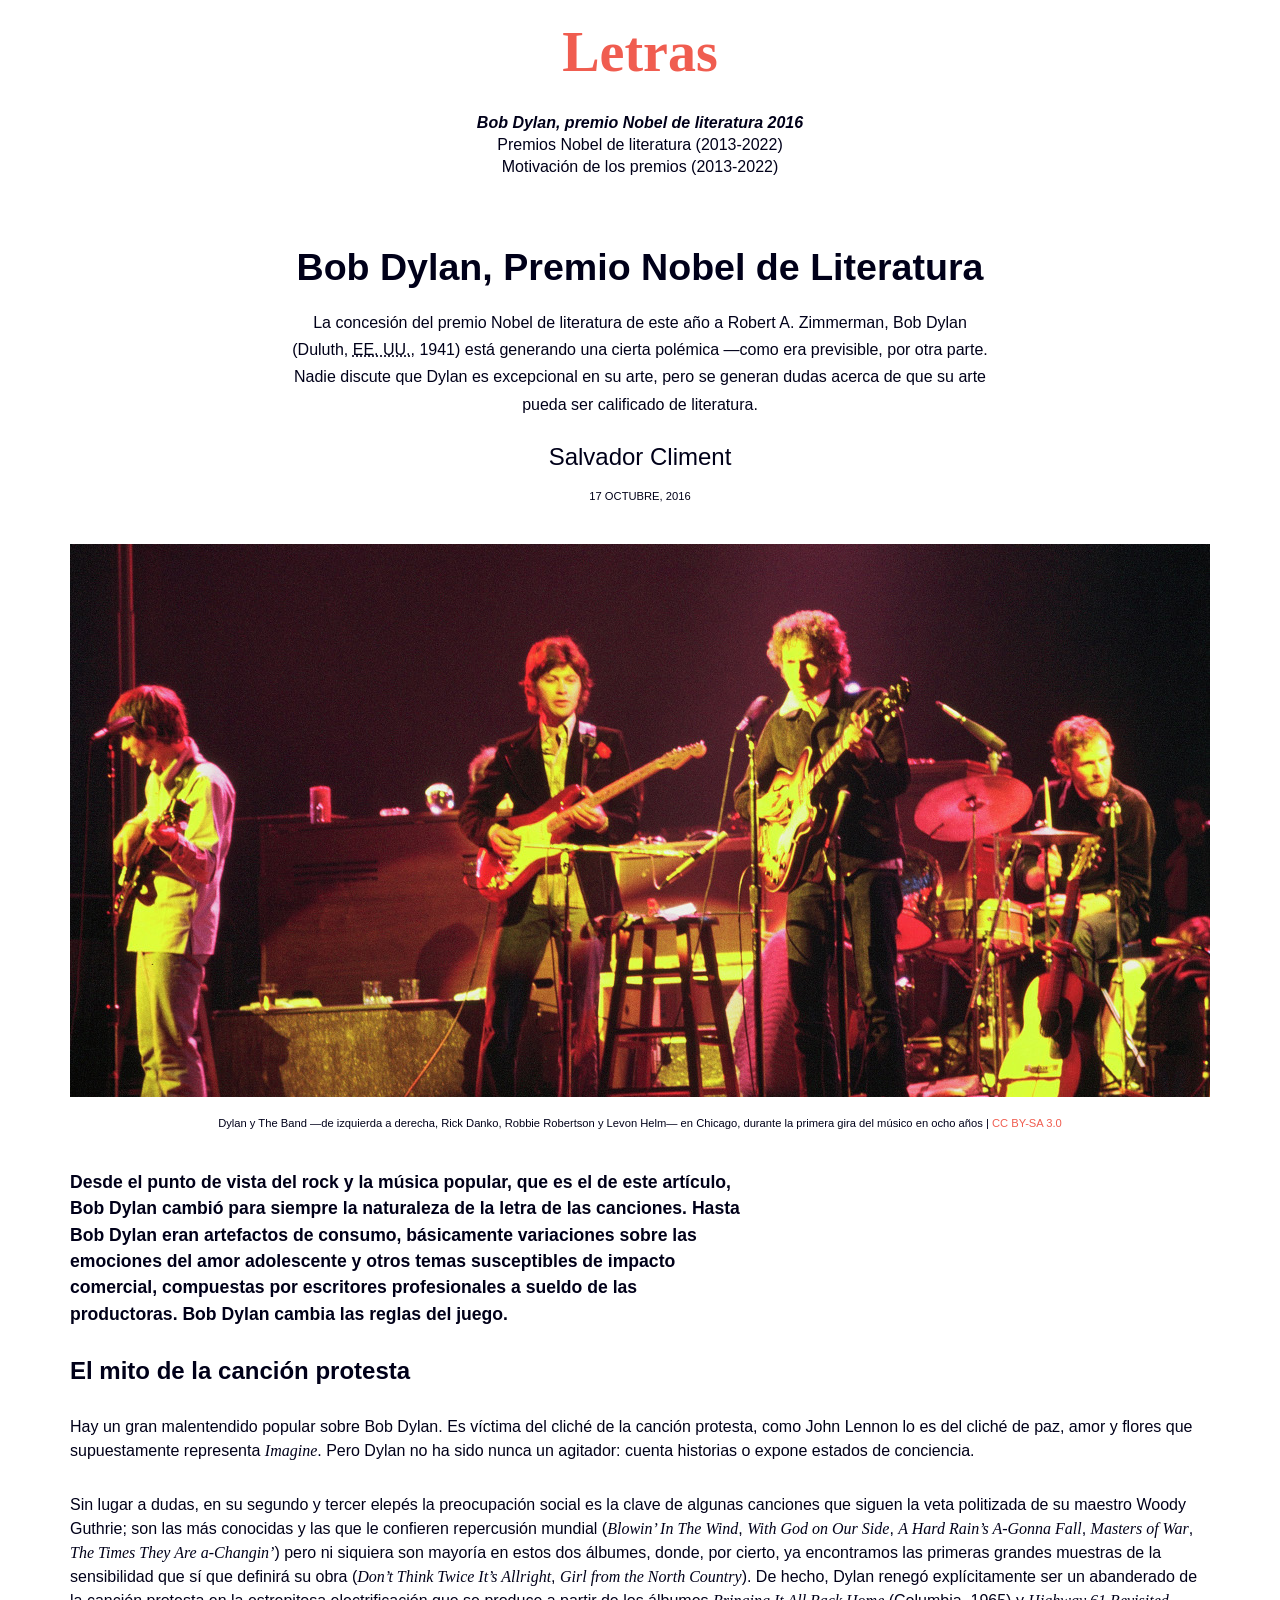
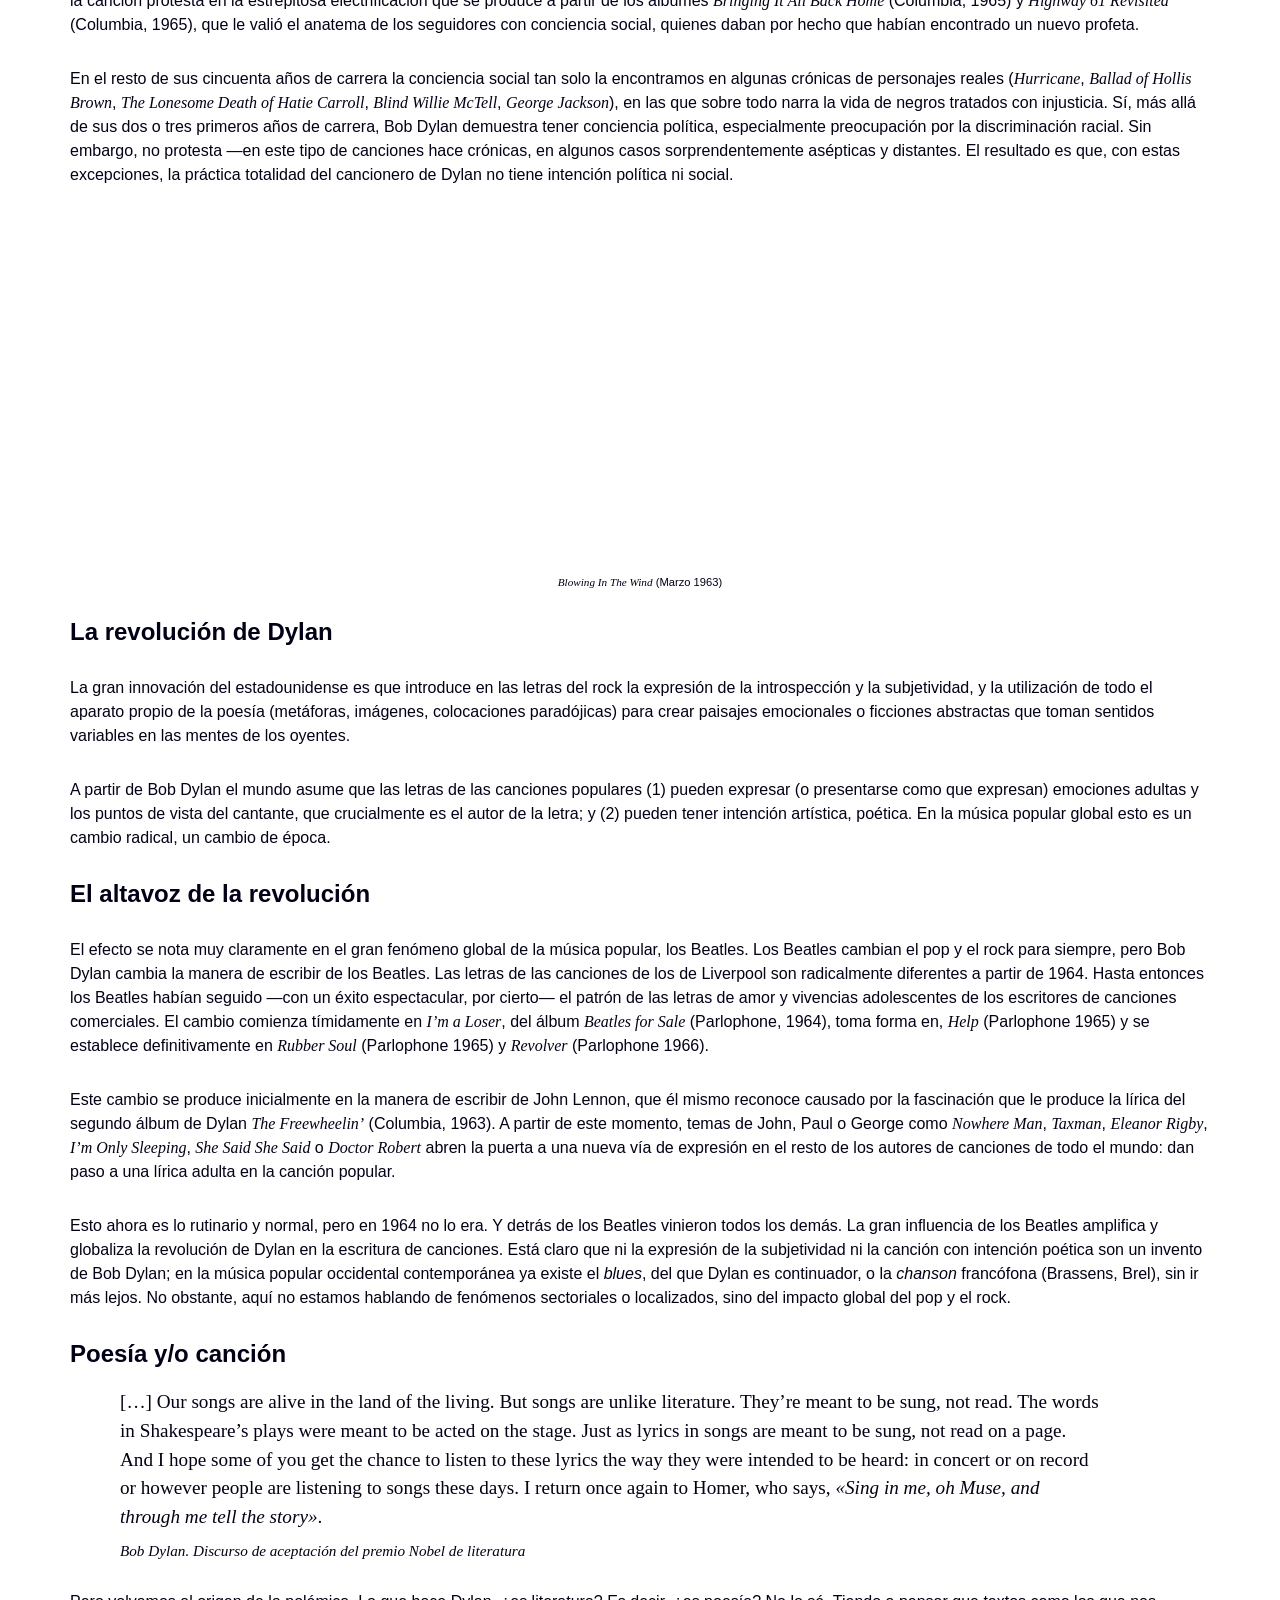
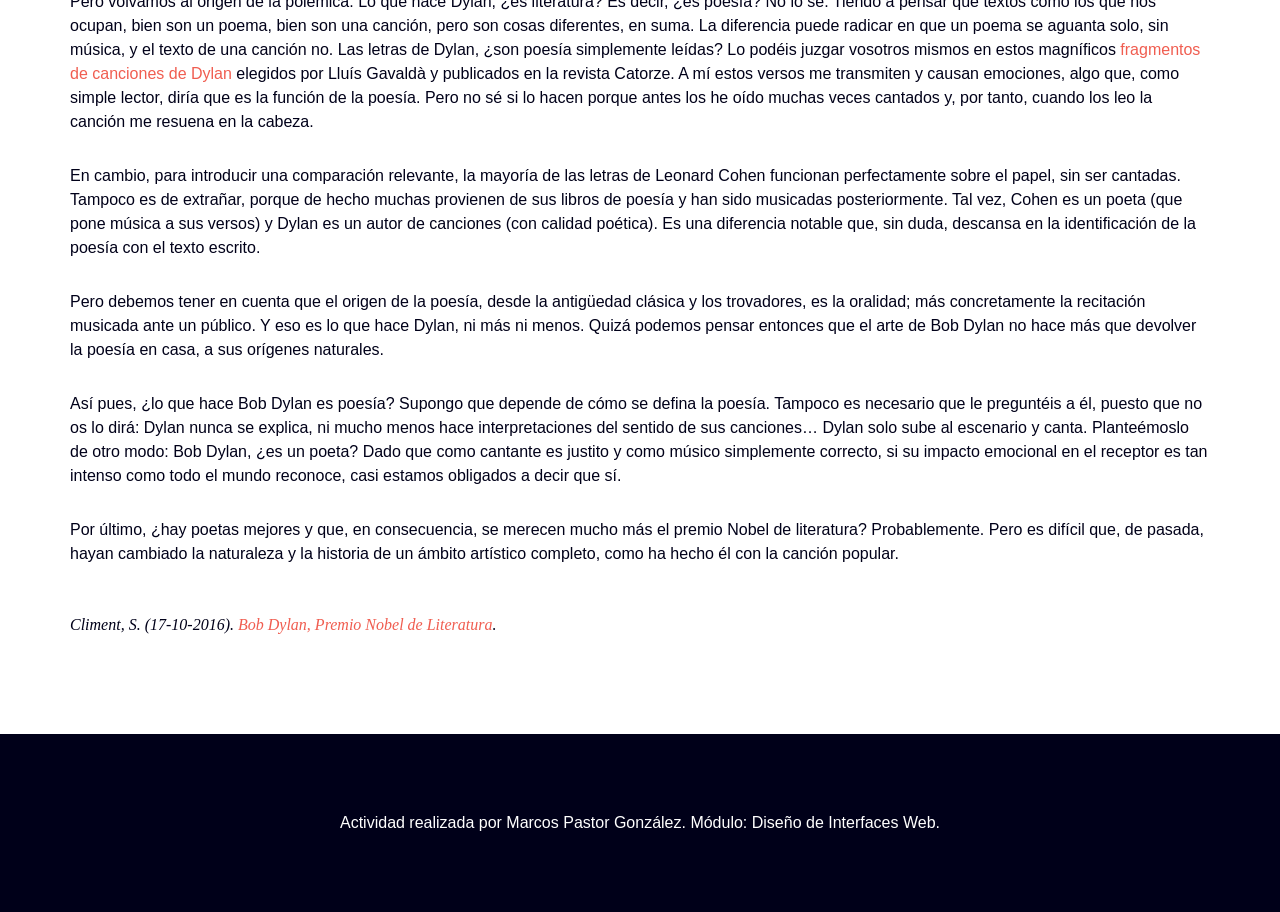
<file: practica-1/index.html>
<!doctype html>
<html lang="es">
	<head>
		<meta charset="UTF-8" />
		<meta name="viewport" content="width=device-width, initial-scale=1.0" />
		<title>Bob Dylan, premio Nobel de literatura</title>
		<link rel="stylesheet" href="css/estilos.css" />
	</head>

	<body>
		<header class="cabecera">
			<h1 class="cabecera__titulo">
				<a class="cabecera__enlace" href="index.html">Letras</a>
			</h1>
		</header>

		<nav class="menu">
			<ul class="menu__lista">
				<li class="menu__item">
					<a
						class="menu__enlace menu__enlace--activo"
						href="index.html"
						aria-current="page"
						>Bob Dylan, premio Nobel de literatura 2016</a
					>
				</li>
				<li class="menu__item">
					<a class="menu__enlace" href="listado-nobel-literatura.html"
						>Premios Nobel de literatura (2013-2022)</a
					>
				</li>
				<li class="menu__item">
					<a class="menu__enlace" href="motivacion-premios.html"
						>Motivación de los premios (2013-2022)</a
					>
				</li>
			</ul>
		</nav>

		<main class="container">
			<article>
				<!--INTRODUCCIÓN, PRIMERA PARTE HASTA LA FOTO-->
				<header class="cabecera-articulo">
					<h1 class="cabecera-articulo__titulo">
						Bob Dylan, Premio Nobel de Literatura
					</h1>
					<p class="cabecera-articulo__intro">
						La concesión del premio Nobel de literatura de este año a
						Robert A. Zimmerman, Bob Dylan (Duluth,
						<abbr title="Estados Unidos">EE. UU.</abbr>, 1941) está
						generando una cierta polémica —como era previsible, por otra
						parte. Nadie discute que Dylan es excepcional en su arte,
						pero se generan dudas acerca de que su arte pueda ser
						calificado de literatura.
					</p>

					<address class="cabecera-articulo__autor">
						Salvador Climent
					</address>
					<time class="cabecera-articulo__fecha" datetime="2016-10-17"
						>17 octubre, 2016</time
					>
				</header>

				<!--IMAGEN + PIE DE FOTO-->
				<figure class="imagen">
					<img
						class="imagen__foto"
						src="img/Bob-Dylan-and-The-Band-1974.jpg"
						alt="Dylan y The Band tocando en Chicago, durante la primera gira del músico en ocho años"
					/>
					<figcaption class="imagen__pie">
						Dylan y The Band —de izquierda a derecha, Rick Danko, Robbie
						Robertson y Levon Helm— en Chicago, durante la primera gira
						del músico en ocho años |
						<a
							class="enlace"
							href="https://creativecommons.org/licenses/by-sa/3.0/"
							rel="license"
							>CC BY-SA 3.0</a
						>
					</figcaption>
				</figure>

				<!--PÁRRAFO ENTRE FOTO Y EXPLICACIÓN-->
				<p class="articulo__destacado">
					Desde el punto de vista del rock y la música popular, que es el
					de este artículo, Bob Dylan cambió para siempre la naturaleza de
					la letra de las canciones. Hasta Bob Dylan eran artefactos de
					consumo, básicamente variaciones sobre las emociones del amor
					adolescente y otros temas susceptibles de impacto comercial,
					compuestas por escritores profesionales a sueldo de las
					productoras. Bob Dylan cambia las reglas del juego.
				</p>

				<!--EXPLICACIÓN, PARTE 2 HASTA EL VÍDEO-->
				<section>
					<h2 class="articulo__titulo">El mito de la canción protesta</h2>

					<p class="articulo__parrafo">
						Hay un gran malentendido popular sobre Bob Dylan. Es víctima
						del cliché de la canción protesta, como John Lennon lo es del
						cliché de paz, amor y flores que supuestamente representa
						<cite class="titulo-obra">Imagine</cite>. Pero Dylan no ha
						sido nunca un agitador: cuenta historias o expone estados de
						conciencia.
					</p>

					<p class="articulo__parrafo">
						Sin lugar a dudas, en su segundo y tercer elepés la
						preocupación social es la clave de algunas canciones que
						siguen la veta politizada de su maestro Woody Guthrie; son
						las más conocidas y las que le confieren repercusión mundial
						(<cite class="titulo-obra">Blowin’ In The Wind</cite>,
						<cite class="titulo-obra">With God on Our Side</cite>,
						<cite class="titulo-obra">A Hard Rain’s A-Gonna Fall</cite>,
						<cite class="titulo-obra">Masters of War</cite>,
						<cite class="titulo-obra">The Times They Are a-Changin’</cite
						>) pero ni siquiera son mayoría en estos dos álbumes, donde,
						por cierto, ya encontramos las primeras grandes muestras de
						la sensibilidad que sí que definirá su obra
						(<cite class="titulo-obra">Don’t Think Twice It’s Allright</cite
						>, <cite class="titulo-obra">Girl from the North Country</cite
						>). De hecho, Dylan renegó explícitamente ser un abanderado
						de la canción protesta en la estrepitosa electrificación que
						se produce a partir de los álbumes
						<cite class="titulo-obra">Bringing It All Back Home</cite>
						(Columbia, 1965) y
						<cite class="titulo-obra">Highway 61 Revisited</cite>
						(Columbia, 1965), que le valió el anatema de los seguidores
						con conciencia social, quienes daban por hecho que habían
						encontrado un nuevo profeta.
					</p>

					<p class="articulo__parrafo">
						En el resto de sus cincuenta años de carrera la conciencia
						social tan solo la encontramos en algunas crónicas de
						personajes reales (<cite class="titulo-obra">Hurricane</cite
						>, <cite class="titulo-obra">Ballad of Hollis Brown</cite>,
						<cite class="titulo-obra"
							>The Lonesome Death of Hatie Carroll</cite
						>, <cite class="titulo-obra">Blind Willie McTell</cite>,
						<cite class="titulo-obra">George Jackson</cite>), en las que
						sobre todo narra la vida de negros tratados con injusticia.
						Sí, más allá de sus dos o tres primeros años de carrera, Bob
						Dylan demuestra tener conciencia política, especialmente
						preocupación por la discriminación racial. Sin embargo, no
						protesta —en este tipo de canciones hace crónicas, en algunos
						casos sorprendentemente asépticas y distantes. El resultado
						es que, con estas excepciones, la práctica totalidad del
						cancionero de Dylan no tiene intención política ni social.
					</p>
				</section>

				<!--VÍDEO + PIE DE VÍDEO-->
				<figure class="video">
					<iframe
						class="video__marco"
						width="560"
						height="315"
						src="https://www.youtube.com/embed/vWwgrjjIMXA"
						title="Vídeo de la canción Blowing In The Wind (marzo 1963)"
						allowfullscreen
						allow="accelerometer; autoplay; clipboard-write; encrypted-media; gyroscope; picture-in-picture; web-share"
					></iframe>

					<figcaption class="video__pie">
						<cite class="titulo-obra">Blowing In The Wind</cite>
						(<time datetime="1963-03">Marzo 1963</time>)
					</figcaption>
				</figure>

				<!--REVOLUCIÓN, PARTE 3-->
				<section>
					<h2 class="articulo__titulo">La revolución de Dylan</h2>
					<p class="articulo__parrafo">
						La gran innovación del estadounidense es que introduce en las
						letras del rock la expresión de la introspección y la
						subjetividad, y la utilización de todo el aparato propio de
						la poesía (metáforas, imágenes, colocaciones paradójicas)
						para crear paisajes emocionales o ficciones abstractas que
						toman sentidos variables en las mentes de los oyentes.
					</p>

					<p class="articulo__parrafo">
						A partir de Bob Dylan el mundo asume que las letras de las
						canciones populares (1) pueden expresar (o presentarse como
						que expresan) emociones adultas y los puntos de vista del
						cantante, que crucialmente es el autor de la letra; y (2)
						pueden tener intención artística, poética. En la música
						popular global esto es un cambio radical, un cambio de época.
					</p>
				</section>

				<!--ALTAVOZ, PARTE 4-->
				<section>
					<h2 class="articulo__titulo">El altavoz de la revolución</h2>

					<p class="articulo__parrafo">
						El efecto se nota muy claramente en el gran fenómeno global
						de la música popular, los Beatles. Los Beatles cambian el pop
						y el rock para siempre, pero Bob Dylan cambia la manera de
						escribir de los Beatles. Las letras de las canciones de los
						de Liverpool son radicalmente diferentes a partir de 1964.
						Hasta entonces los Beatles habían seguido —con un éxito
						espectacular, por cierto— el patrón de las letras de amor y
						vivencias adolescentes de los escritores de canciones
						comerciales. El cambio comienza tímidamente en
						<cite class="titulo-obra">I’m a Loser</cite>, del álbum
						<cite class="titulo-obra">Beatles for Sale</cite>
						(Parlophone, 1964), toma forma en,
						<cite class="titulo-obra">Help</cite> (Parlophone 1965) y se
						establece definitivamente en
						<cite class="titulo-obra">Rubber Soul</cite> (Parlophone
						1965) y <cite class="titulo-obra">Revolver</cite> (Parlophone
						1966).
					</p>

					<p class="articulo__parrafo">
						Este cambio se produce inicialmente en la manera de escribir
						de John Lennon, que él mismo reconoce causado por la
						fascinación que le produce la lírica del segundo álbum de
						Dylan <cite class="titulo-obra">The Freewheelin’</cite>
						(Columbia, 1963). A partir de este momento, temas de John,
						Paul o George como
						<cite class="titulo-obra">Nowhere Man</cite>,
						<cite class="titulo-obra">Taxman</cite>,
						<cite class="titulo-obra">Eleanor Rigby</cite>,
						<cite class="titulo-obra">I’m Only Sleeping</cite>,
						<cite class="titulo-obra">She Said She Said</cite> o
						<cite class="titulo-obra">Doctor Robert</cite> abren la
						puerta a una nueva vía de expresión en el resto de los
						autores de canciones de todo el mundo: dan paso a una lírica
						adulta en la canción popular.
					</p>

					<p class="articulo__parrafo">
						Esto ahora es lo rutinario y normal, pero en 1964 no lo era.
						Y detrás de los Beatles vinieron todos los demás. La gran
						influencia de los Beatles amplifica y globaliza la revolución
						de Dylan en la escritura de canciones. Está claro que ni la
						expresión de la subjetividad ni la canción con intención
						poética son un invento de Bob Dylan; en la música popular
						occidental contemporánea ya existe el
						<i lang="en">blues</i>, del que Dylan es continuador, o la
						<i lang="fr">chanson</i> francófona (Brassens, Brel), sin ir
						más lejos. No obstante, aquí no estamos hablando de fenómenos
						sectoriales o localizados, sino del impacto global del pop y
						el rock.
					</p>
				</section>

				<!--POESÍA, PARTE 5-->
				<section>
					<h2 class="articulo__titulo">Poesía y/o canción</h2>

					<figure class="cita-destacada">
						<blockquote class="cita-destacada__texto" lang="en">
							<p>
								[…] Our songs are alive in the land of the living.
								But songs are unlike literature. They’re meant to be
								sung, not read. The words in Shakespeare’s plays were
								meant to be acted on the stage. Just as lyrics in
								songs are meant to be sung, not read on a page. And I
								hope some of you get the chance to listen to these
								lyrics the way they were intended to be heard: in
								concert or on record or however people are listening
								to songs these days. I return once again to Homer,
								who says,
								<q class="cita-destacada__homero"
									>Sing in me, oh Muse, and through me tell the
									story</q
								>.
							</p>
						</blockquote>
						<figcaption class="cita-destacada__autor">
							Bob Dylan.
							<cite class="titulo-obra"
								>Discurso de aceptación del premio Nobel de
								literatura</cite
							>
						</figcaption>
					</figure>

					<p class="articulo__parrafo">
						Pero volvamos al origen de la polémica. Lo que hace Dylan,
						¿es literatura? Es decir, ¿es poesía? No lo sé. Tiendo a
						pensar que textos como los que nos ocupan, bien son un
						poema, bien son una canción, pero son cosas diferentes, en
						suma. La diferencia puede radicar en que un poema se aguanta
						solo, sin música, y el texto de una canción no. Las letras de
						Dylan, ¿son poesía simplemente leídas? Lo podéis juzgar
						vosotros mismos en estos magníficos
						<a
							class="enlace"
							href="https://www.catorze.cat/musica/14-raons-per-donar-el-nobel-a-bob-dylan_121119_102.html"
							>fragmentos de canciones de Dylan</a
						>
						elegidos por Lluís Gavaldà y publicados en la revista
						Catorze. A mí estos versos me transmiten y causan emociones,
						algo que, como simple lector, diría que es la función de la
						poesía. Pero no sé si lo hacen porque antes los he oído
						muchas veces cantados y, por tanto, cuando los leo la canción
						me resuena en la cabeza.
					</p>

					<p class="articulo__parrafo">
						En cambio, para introducir una comparación relevante, la
						mayoría de las letras de Leonard Cohen funcionan
						perfectamente sobre el papel, sin ser cantadas. Tampoco es de
						extrañar, porque de hecho muchas provienen de sus libros de
						poesía y han sido musicadas posteriormente. Tal vez, Cohen es
						un poeta (que pone música a sus versos) y Dylan es un autor
						de canciones (con calidad poética). Es una diferencia notable
						que, sin duda, descansa en la identificación de la poesía con
						el texto escrito.
					</p>

					<p class="articulo__parrafo">
						Pero debemos tener en cuenta que el origen de la poesía,
						desde la antigüedad clásica y los trovadores, es la oralidad;
						más concretamente la recitación musicada ante un público. Y
						eso es lo que hace Dylan, ni más ni menos. Quizá podemos
						pensar entonces que el arte de Bob Dylan no hace más que
						devolver la poesía en casa, a sus orígenes naturales.
					</p>

					<p class="articulo__parrafo">
						Así pues, ¿lo que hace Bob Dylan es poesía? Supongo que
						depende de cómo se defina la poesía. Tampoco es necesario que
						le preguntéis a él, puesto que no os lo dirá: Dylan nunca se
						explica, ni mucho menos hace interpretaciones del sentido de
						sus canciones… Dylan solo sube al escenario y canta.
						Planteémoslo de otro modo: Bob Dylan, ¿es un poeta? Dado que
						como cantante es justito y como músico simplemente correcto,
						si su impacto emocional en el receptor es tan intenso como
						todo el mundo reconoce, casi estamos obligados a decir que
						sí.
					</p>

					<p class="articulo__parrafo">
						Por último, ¿hay poetas mejores y que, en consecuencia, se
						merecen mucho más el premio Nobel de literatura?
						Probablemente. Pero es difícil que, de pasada, hayan cambiado
						la naturaleza y la historia de un ámbito artístico completo,
						como ha hecho él con la canción popular.
					</p>

					<p class="articulo__creditos">
						Climent, S. (17-10-2016).
						<cite class="titulo-obra"
							><a
								class="enlace"
								href="https://www.nationalgeographic.com.es/mundo-ng/actualidad/bob-dylan-premio-nobel-literatura-2016_10781"
								>Bob Dylan, Premio Nobel de Literatura</a
							></cite
						>.
					</p>
				</section>
			</article>
		</main>

		<footer class="pie">
			<p class="pie__texto">
				Actividad realizada por Marcos Pastor González. Módulo: Diseño de
				Interfaces Web.
			</p>
		</footer>
	</body>
</html>
</file>
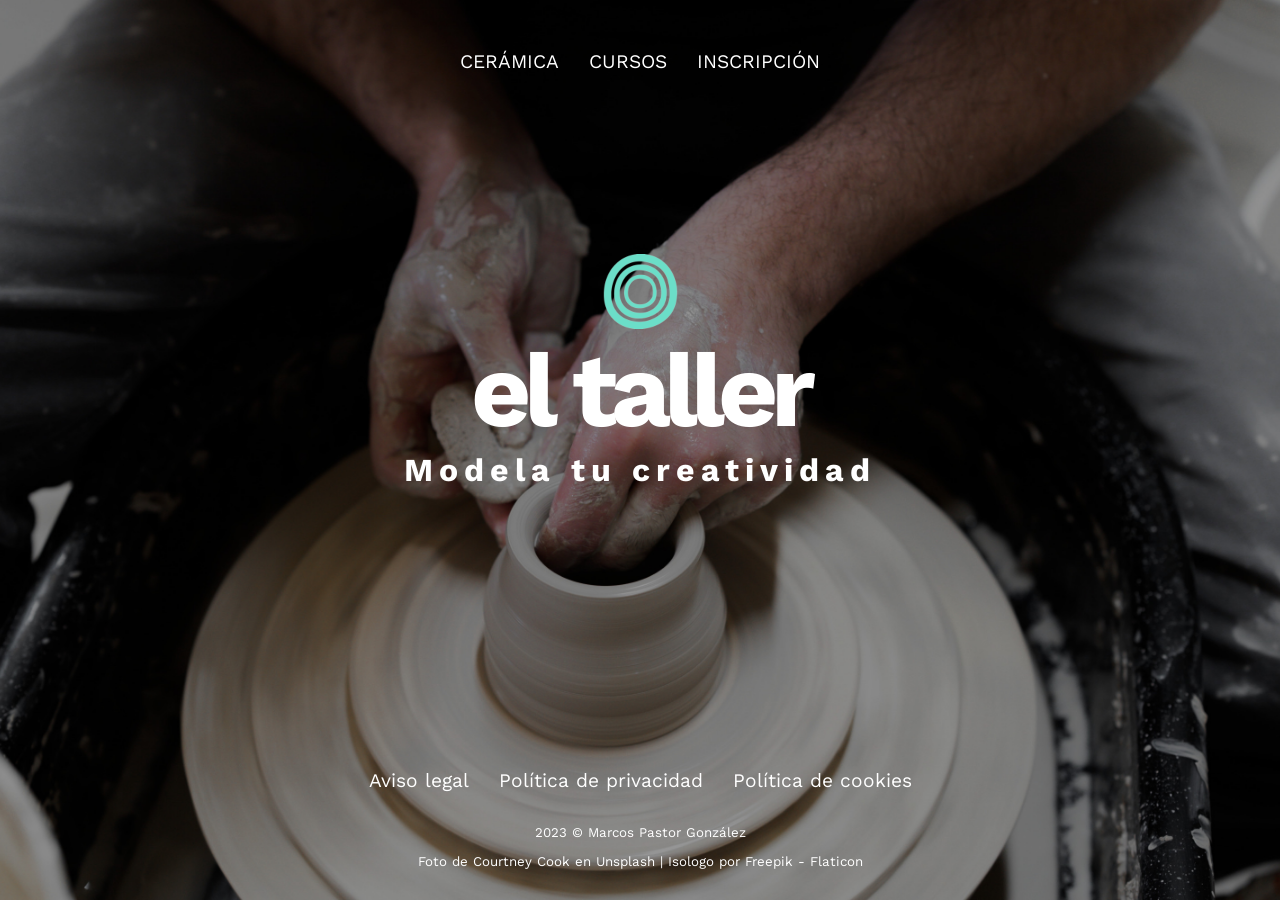
<file: practica-2/index.html>
<!doctype html>
<html lang="es">
	<head>
		<meta charset="UTF-8" />
		<meta name="viewport" content="width=device-width, initial-scale=1.0" />
		<title>El taller · Inicio</title>
		<link rel="preconnect" href="https://fonts.googleapis.com" />
		<link rel="preconnect" href="https://fonts.gstatic.com" crossorigin />
		<link
			href="https://fonts.googleapis.com/css2?family=Work+Sans:ital,wght@0,400;0,700;1,400;1,700&display=swap"
			rel="stylesheet"
		/>
		<link rel="icon" href="img/favicon-32x32.png" />
		<link rel="stylesheet" href="css/estilos.css" />
	</head>

	<body>
		<div class="pagina pagina--inicio">
			<!-- CABECERA -->
			<header>
				<nav class="menu-inicio">
					<ul class="menu-inicio__lista">
						<li>
							<a
								href="que-es-la-ceramica.html"
								class="menu-inicio__enlace"
								>CERÁMICA</a
							>
						</li>
						<li>
							<a href="cursos.html" class="menu-inicio__enlace"
								>CURSOS</a
							>
						</li>
						<li>
							<a
								href="inscripcion-cursos.html"
								class="menu-inicio__enlace"
								>INSCRIPCIÓN</a
							>
						</li>
					</ul>
				</nav>
			</header>

			<!-- CONTENIDO PRINCIPAL -->
			<main class="inicio">
				<img src="img/isologo-taller.png" alt="Logo de El taller" />
				<h1 class="inicio__titulo">el taller</h1>
				<h2 class="inicio__lema">Modela tu creatividad</h2>
			</main>

			<!-- FOOTER -->
			<footer class="pie-inicio">
				<nav>
					<ul class="pie-inicio__lista">
						<li>
							<a href="#" class="pie-inicio__enlace">Aviso legal</a>
						</li>
						<li>
							<a href="#" class="pie-inicio__enlace"
								>Política de privacidad</a
							>
						</li>
						<li>
							<a href="#" class="pie-inicio__enlace"
								>Política de cookies</a
							>
						</li>
					</ul>
				</nav>

				<p class="pie-inicio__texto">
					<small>2023 &copy; Marcos Pastor González</small>
				</p>

				<p class="pie-inicio__texto">
					<small>
						Foto de
						<a
							href="https://unsplash.com/@courtneymcook"
							class="pie-inicio__enlace"
							>Courtney Cook</a
						>
						en
						<a
							href="https://unsplash.com/es/fotos/QRVSQH7OeX4"
							class="pie-inicio__enlace"
							>Unsplash</a
						>
						|
						<a
							href="https://www.flaticon.com/free-icons/circle"
							class="pie-inicio__enlace"
							>Isologo por Freepik - Flaticon</a
						>
					</small>
				</p>
			</footer>
		</div>
	</body>
</html>
</file>
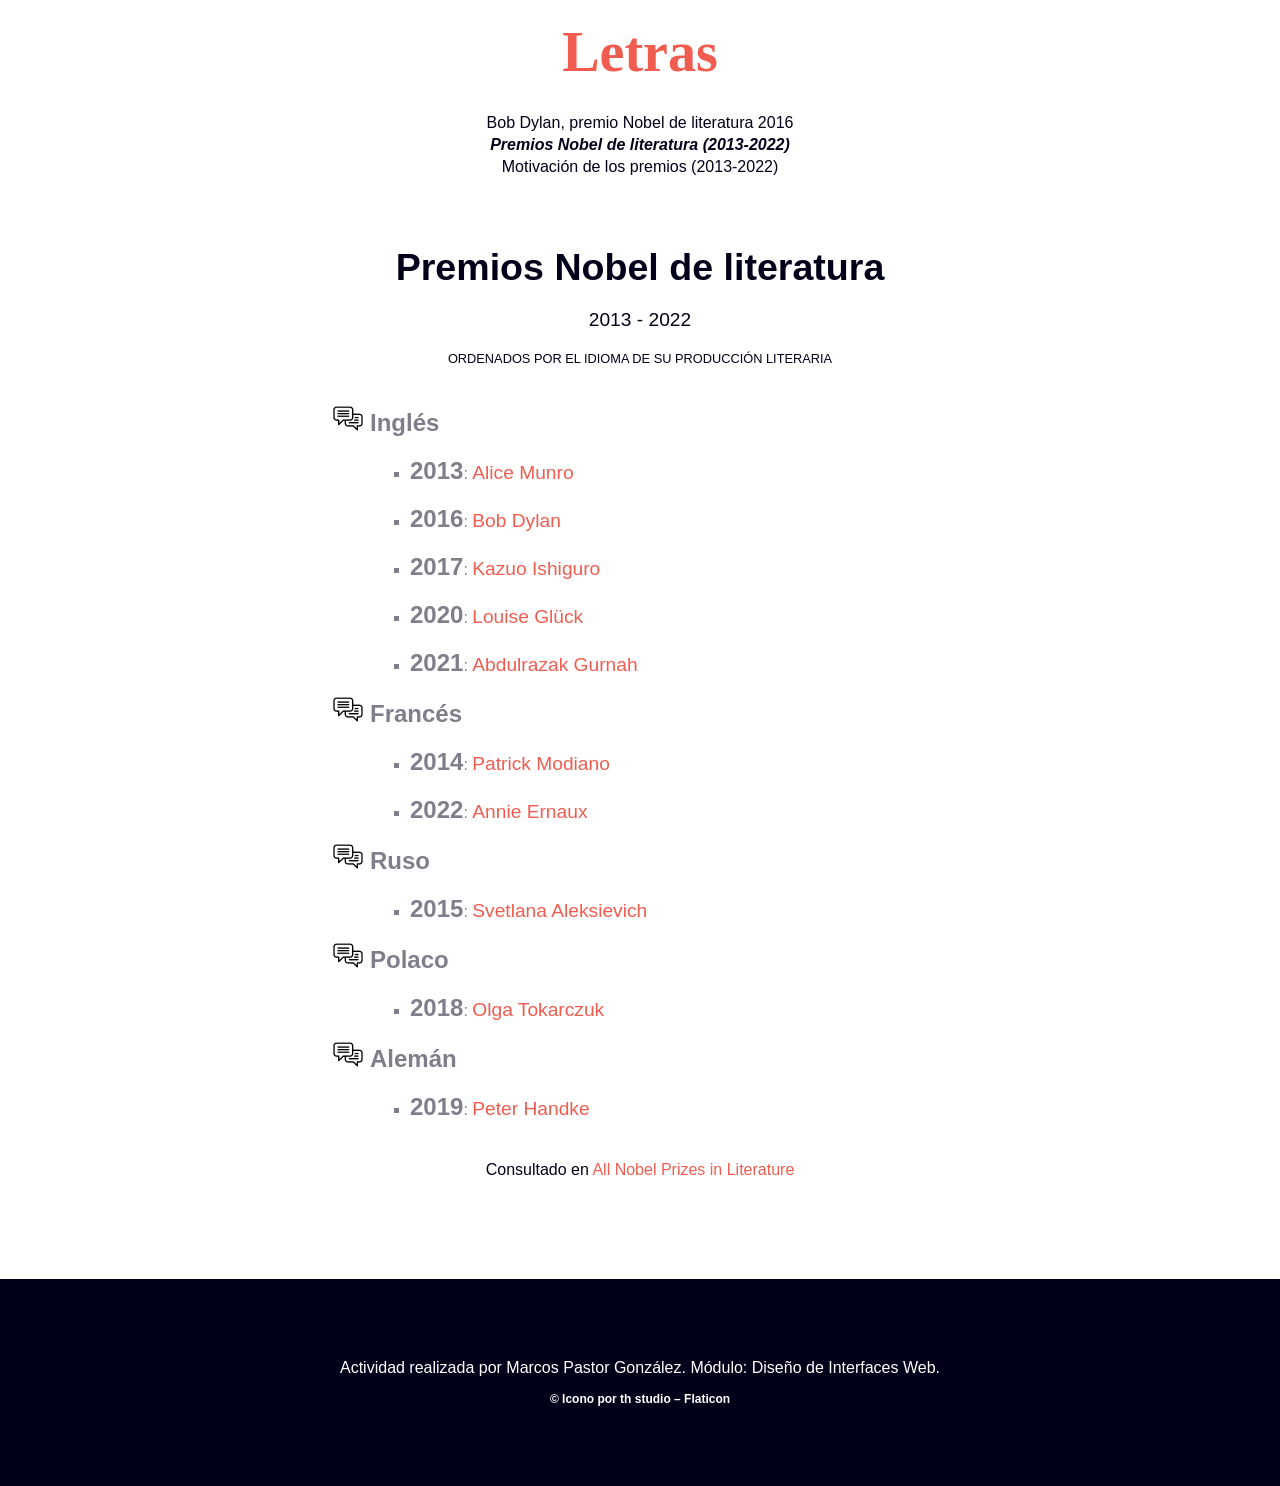
<file: practica-1/listado-nobel-literatura.html>
<!doctype html>
<html lang="es">
	<head>
		<meta charset="UTF-8" />
		<meta name="viewport" content="width=device-width, initial-scale=1.0" />
		<title>Premios Nobel de literatura (2013-2022) por idioma</title>
		<link rel="stylesheet" href="css/estilos.css" />
	</head>

	<body>
		<header class="cabecera">
			<h1 class="cabecera__titulo">
				<a class="cabecera__enlace" href="index.html">Letras</a>
			</h1>
		</header>

		<nav class="menu">
			<ul class="menu__lista">
				<li class="menu__item">
					<a class="menu__enlace" href="index.html"
						>Bob Dylan, premio Nobel de literatura 2016</a
					>
				</li>
				<li class="menu__item">
					<a
						class="menu__enlace menu__enlace--activo"
						href="listado-nobel-literatura.html"
						aria-current="page"
						>Premios Nobel de literatura (2013-2022)</a
					>
				</li>
				<li class="menu__item">
					<a class="menu__enlace" href="motivacion-premios.html"
						>Motivación de los premios (2013-2022)</a
					>
				</li>
			</ul>
		</nav>

		<main class="container">
			<article>
				<header class="cabecera-articulo">
					<h1 class="cabecera-articulo__titulo">
						Premios Nobel de literatura
					</h1>
					<p class="cabecera-articulo__fechas">
						<time datetime="2013">2013</time> -
						<time datetime="2022">2022</time>
					</p>
					<p class="cabecera-articulo__subtitulo">
						Ordenados por el idioma de su producción literaria
					</p>
				</header>

				<ol class="idiomas">
					<li class="idiomas__item">
						<span class="idiomas__nombre">Inglés</span>
						<ul class="premiados">
							<li class="premiados__item">
								<time class="premiados__anyo" datetime="2013">2013</time>:
								<a
									class="enlace premiados__autor"
									href="motivacion-premios.html#munro"
									>Alice Munro</a
								>
							</li>
							<li class="premiados__item">
								<time class="premiados__anyo" datetime="2016">2016</time>:
								<a
									class="enlace premiados__autor"
									href="motivacion-premios.html#dylan"
									>Bob Dylan</a
								>
							</li>
							<li class="premiados__item">
								<time class="premiados__anyo" datetime="2017">2017</time>:
								<a
									class="enlace premiados__autor"
									href="motivacion-premios.html#ishiguro"
									>Kazuo Ishiguro</a
								>
							</li>
							<li class="premiados__item">
								<time class="premiados__anyo" datetime="2020">2020</time>:
								<a
									class="enlace premiados__autor"
									href="motivacion-premios.html#gluck"
									>Louise Glück</a
								>
							</li>
							<li class="premiados__item">
								<time class="premiados__anyo" datetime="2021">2021</time>:
								<a
									class="enlace premiados__autor"
									href="motivacion-premios.html#gurnah"
									>Abdulrazak Gurnah</a
								>
							</li>
						</ul>
					</li>

					<li class="idiomas__item">
						<span class="idiomas__nombre">Francés</span>
						<ul class="premiados">
							<li class="premiados__item">
								<time class="premiados__anyo" datetime="2014">2014</time>:
								<a
									class="enlace premiados__autor"
									href="motivacion-premios.html#modiano"
									>Patrick Modiano</a
								>
							</li>
							<li class="premiados__item">
								<time class="premiados__anyo" datetime="2022">2022</time>:
								<a
									class="enlace premiados__autor"
									href="motivacion-premios.html#ernaux"
									>Annie Ernaux</a
								>
							</li>
						</ul>
					</li>

					<li class="idiomas__item">
						<span class="idiomas__nombre">Ruso</span>
						<ul class="premiados">
							<li class="premiados__item">
								<time class="premiados__anyo" datetime="2015">2015</time>:
								<a
									class="enlace premiados__autor"
									href="motivacion-premios.html#aleksievich"
									>Svetlana Aleksievich</a
								>
							</li>
						</ul>
					</li>

					<li class="idiomas__item">
						<span class="idiomas__nombre">Polaco</span>
						<ul class="premiados">
							<li class="premiados__item">
								<time class="premiados__anyo" datetime="2018">2018</time>:
								<a
									class="enlace premiados__autor"
									href="motivacion-premios.html#tokarczuk"
									>Olga Tokarczuk</a
								>
							</li>
						</ul>
					</li>

					<li class="idiomas__item">
						<span class="idiomas__nombre">Alemán</span>
						<ul class="premiados">
							<li class="premiados__item">
								<time class="premiados__anyo" datetime="2019">2019</time>:
								<a
									class="enlace premiados__autor"
									href="motivacion-premios.html#handke"
									>Peter Handke</a
								>
							</li>
						</ul>
					</li>
				</ol>

				<p class="fuente">
					Consultado en
					<a
						class="enlace"
						href="https://www.nobelprize.org/prizes/lists/all-nobel-prizes-in-literature/"
						>All Nobel Prizes in Literature</a
					>
				</p>
			</article>
		</main>

		<footer class="pie">
			<p class="pie__texto">
				Actividad realizada por Marcos Pastor González. Módulo: Diseño de
				Interfaces Web.
			</p>
			<p class="pie__texto pie__texto--credito">
				&copy;
				<a
					class="pie__enlace"
					href="https://www.flaticon.es/iconos-gratis/opcion-de-chat"
					>Icono por th studio – Flaticon</a
				>
			</p>
		</footer>
	</body>
</html>
</file>
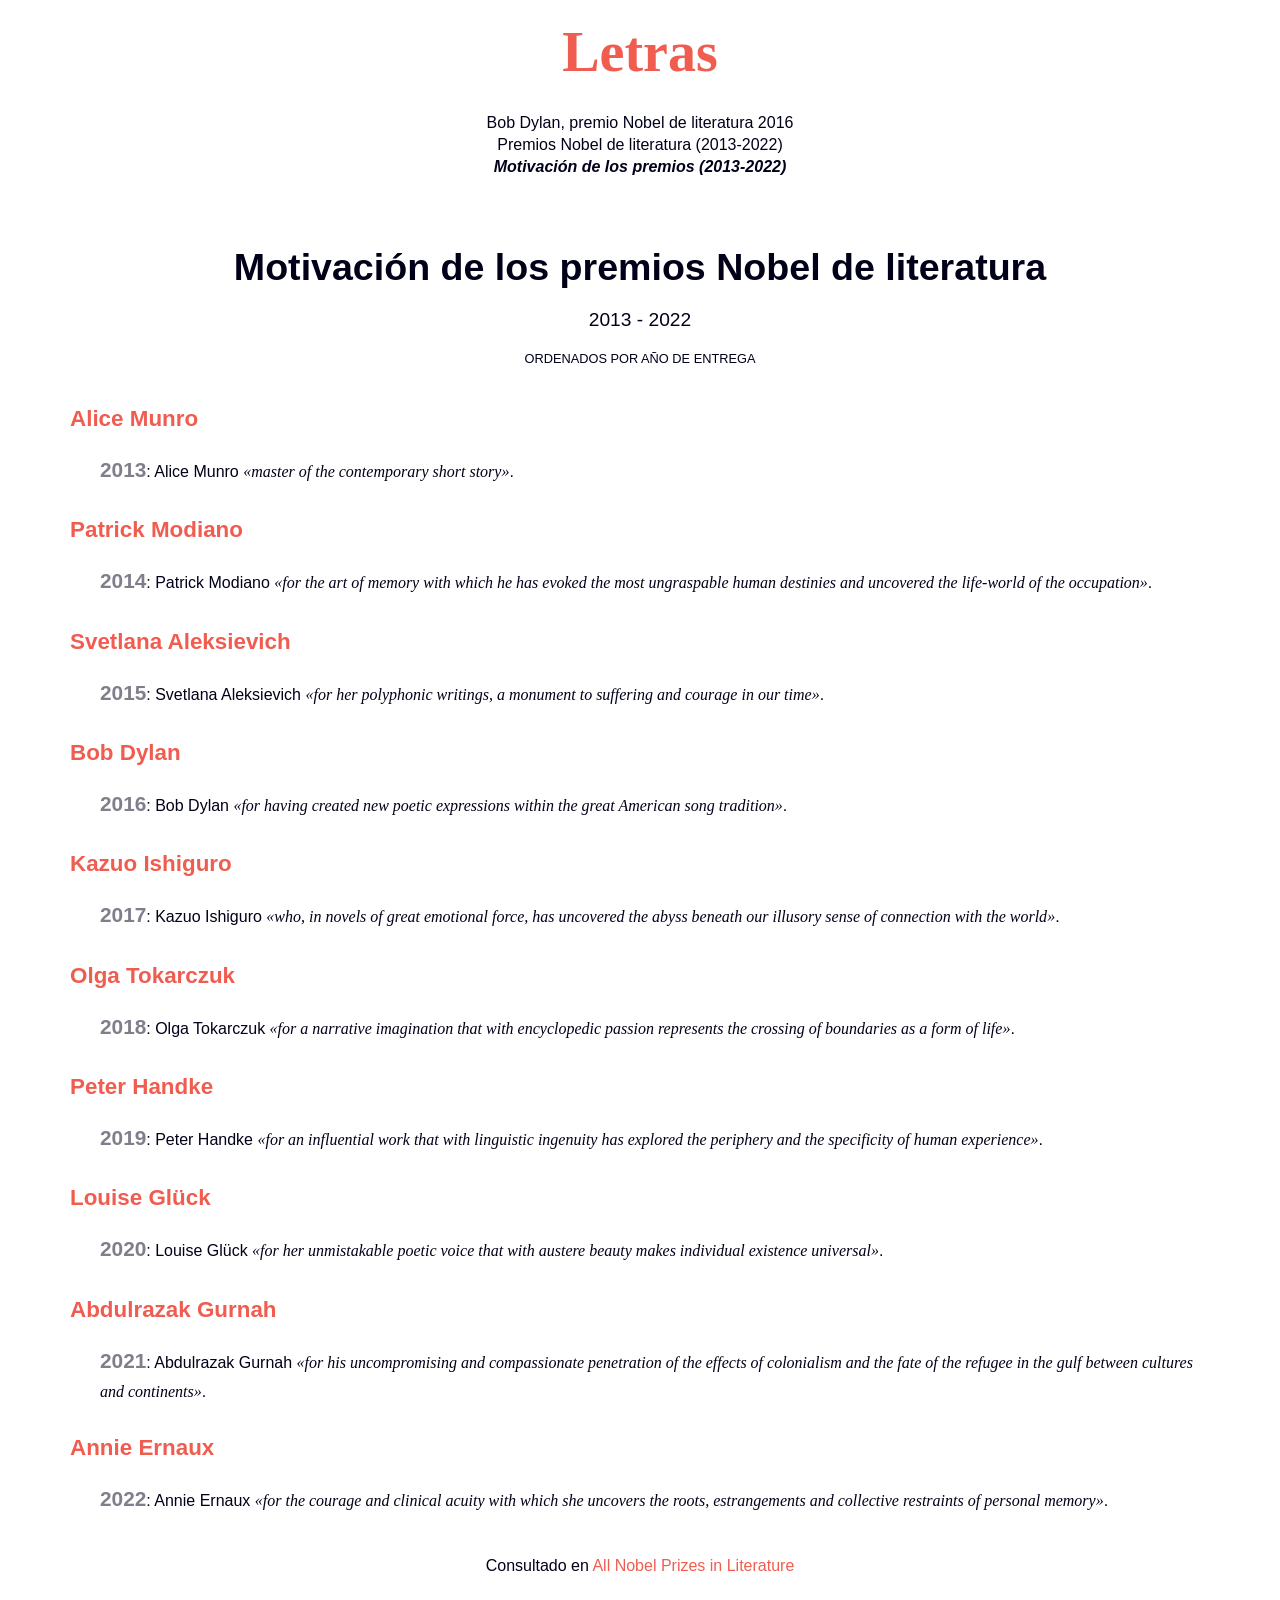
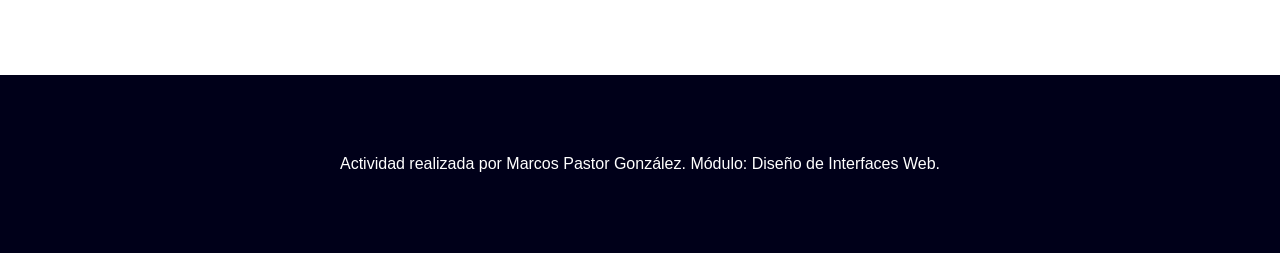
<file: practica-1/motivacion-premios.html>
<!doctype html>
<html lang="es">
	<head>
		<meta charset="UTF-8" />
		<meta name="viewport" content="width=device-width, initial-scale=1.0" />
		<title>Motivación de los premios Nobel de literatura (2013-2022)</title>
		<link rel="stylesheet" href="css/estilos.css" />
	</head>

	<body>
		<header class="cabecera">
			<h1 class="cabecera__titulo">
				<a class="cabecera__enlace" href="index.html">Letras</a>
			</h1>
		</header>

		<nav class="menu">
			<ul class="menu__lista">
				<li class="menu__item">
					<a class="menu__enlace" href="index.html"
						>Bob Dylan, premio Nobel de literatura 2016</a
					>
				</li>
				<li class="menu__item">
					<a class="menu__enlace" href="listado-nobel-literatura.html"
						>Premios Nobel de literatura (2013-2022)</a
					>
				</li>
				<li class="menu__item">
					<a
						class="menu__enlace menu__enlace--activo"
						href="motivacion-premios.html"
						aria-current="page"
						>Motivación de los premios (2013-2022)</a
					>
				</li>
			</ul>
		</nav>

		<main class="container">
			<article>
				<header class="cabecera-articulo">
					<h1 class="cabecera-articulo__titulo">
						Motivación de los premios Nobel de literatura
					</h1>
					<p class="cabecera-articulo__fechas">
						<time datetime="2013">2013</time> -
						<time datetime="2022">2022</time>
					</p>
					<p class="cabecera-articulo__subtitulo">
						Ordenados por año de entrega
					</p>
				</header>

				<dl class="premios">
					<dt class="premios__autor" id="munro">
						<a
							class="enlace"
							href="https://www.nobelprize.org/prizes/literature/2013/munro/facts/"
							>Alice Munro</a
						>
					</dt>
					<dd class="premios__motivacion">
						<time class="premios__anyo" datetime="2013">2013</time>:
						Alice Munro
						<q class="premios__cita" lang="en"
							>master of the contemporary short story</q
						>.
					</dd>

					<dt class="premios__autor" id="modiano">
						<a
							class="enlace"
							href="https://www.nobelprize.org/prizes/literature/2014/modiano/facts/"
							>Patrick Modiano</a
						>
					</dt>
					<dd class="premios__motivacion">
						<time class="premios__anyo" datetime="2014">2014</time>:
						Patrick Modiano
						<q class="premios__cita" lang="en"
							>for the art of memory with which he has evoked the most
							ungraspable human destinies and uncovered the
							life-world of the occupation</q
						>.
					</dd>

					<dt class="premios__autor" id="aleksievich">
						<a
							class="enlace"
							href="https://www.nobelprize.org/prizes/literature/2015/alexievich/facts/"
							>Svetlana Aleksievich</a
						>
					</dt>
					<dd class="premios__motivacion">
						<time class="premios__anyo" datetime="2015">2015</time>:
						Svetlana Aleksievich
						<q class="premios__cita" lang="en"
							>for her polyphonic writings, a monument to suffering
							and courage in our time</q
						>.
					</dd>

					<dt class="premios__autor" id="dylan">
						<a
							class="enlace"
							href="https://www.nobelprize.org/prizes/literature/2016/dylan/facts/"
							>Bob Dylan</a
						>
					</dt>
					<dd class="premios__motivacion">
						<time class="premios__anyo" datetime="2016">2016</time>:
						Bob Dylan
						<q class="premios__cita" lang="en"
							>for having created new poetic expressions within the
							great American song tradition</q
						>.
					</dd>

					<dt class="premios__autor" id="ishiguro">
						<a
							class="enlace"
							href="https://www.nobelprize.org/prizes/literature/2017/ishiguro/facts/"
							>Kazuo Ishiguro</a
						>
					</dt>
					<dd class="premios__motivacion">
						<time class="premios__anyo" datetime="2017">2017</time>:
						Kazuo Ishiguro
						<q class="premios__cita" lang="en"
							>who, in novels of great emotional force, has uncovered
							the abyss beneath our illusory sense of connection with
							the world</q
						>.
					</dd>

					<dt class="premios__autor" id="tokarczuk">
						<a
							class="enlace"
							href="https://www.nobelprize.org/prizes/literature/2018/tokarczuk/facts/"
							>Olga Tokarczuk</a
						>
					</dt>
					<dd class="premios__motivacion">
						<time class="premios__anyo" datetime="2018">2018</time>:
						Olga Tokarczuk
						<q class="premios__cita" lang="en"
							>for a narrative imagination that with encyclopedic
							passion represents the crossing of boundaries as a form
							of life</q
						>.
					</dd>

					<dt class="premios__autor" id="handke">
						<a
							class="enlace"
							href="https://www.nobelprize.org/prizes/literature/2019/handke/facts/"
							>Peter Handke</a
						>
					</dt>
					<dd class="premios__motivacion">
						<time class="premios__anyo" datetime="2019">2019</time>:
						Peter Handke
						<q class="premios__cita" lang="en"
							>for an influential work that with linguistic ingenuity
							has explored the periphery and the specificity of human
							experience</q
						>.
					</dd>

					<dt class="premios__autor" id="gluck">
						<a
							class="enlace"
							href="https://www.nobelprize.org/prizes/literature/2020/gluck/facts/"
							>Louise Glück</a
						>
					</dt>
					<dd class="premios__motivacion">
						<time class="premios__anyo" datetime="2020">2020</time>:
						Louise Glück
						<q class="premios__cita" lang="en"
							>for her unmistakable poetic voice that with austere
							beauty makes individual existence universal</q
						>.
					</dd>

					<dt class="premios__autor" id="gurnah">
						<a
							class="enlace"
							href="https://www.nobelprize.org/prizes/literature/2021/gurnah/facts/"
							>Abdulrazak Gurnah</a
						>
					</dt>
					<dd class="premios__motivacion">
						<time class="premios__anyo" datetime="2021">2021</time>:
						Abdulrazak Gurnah
						<q class="premios__cita" lang="en"
							>for his uncompromising and compassionate penetration of
							the effects of colonialism and the fate of the refugee
							in the gulf between cultures and continents</q
						>.
					</dd>

					<dt class="premios__autor" id="ernaux">
						<a
							class="enlace"
							href="https://www.nobelprize.org/prizes/literature/2022/ernaux/facts/"
							>Annie Ernaux</a
						>
					</dt>
					<dd class="premios__motivacion">
						<time class="premios__anyo" datetime="2022">2022</time>:
						Annie Ernaux
						<q class="premios__cita" lang="en"
							>for the courage and clinical acuity with which she
							uncovers the roots, estrangements and collective
							restraints of personal memory</q
						>.
					</dd>
				</dl>

				<p class="fuente">
					Consultado en
					<a
						class="enlace"
						href="https://www.nobelprize.org/prizes/lists/all-nobel-prizes-in-literature/"
						>All Nobel Prizes in Literature</a
					>
				</p>
			</article>
		</main>

		<footer class="pie">
			<p class="pie__texto">
				Actividad realizada por Marcos Pastor González. Módulo: Diseño de
				Interfaces Web.
			</p>
		</footer>
	</body>
</html>
</file>
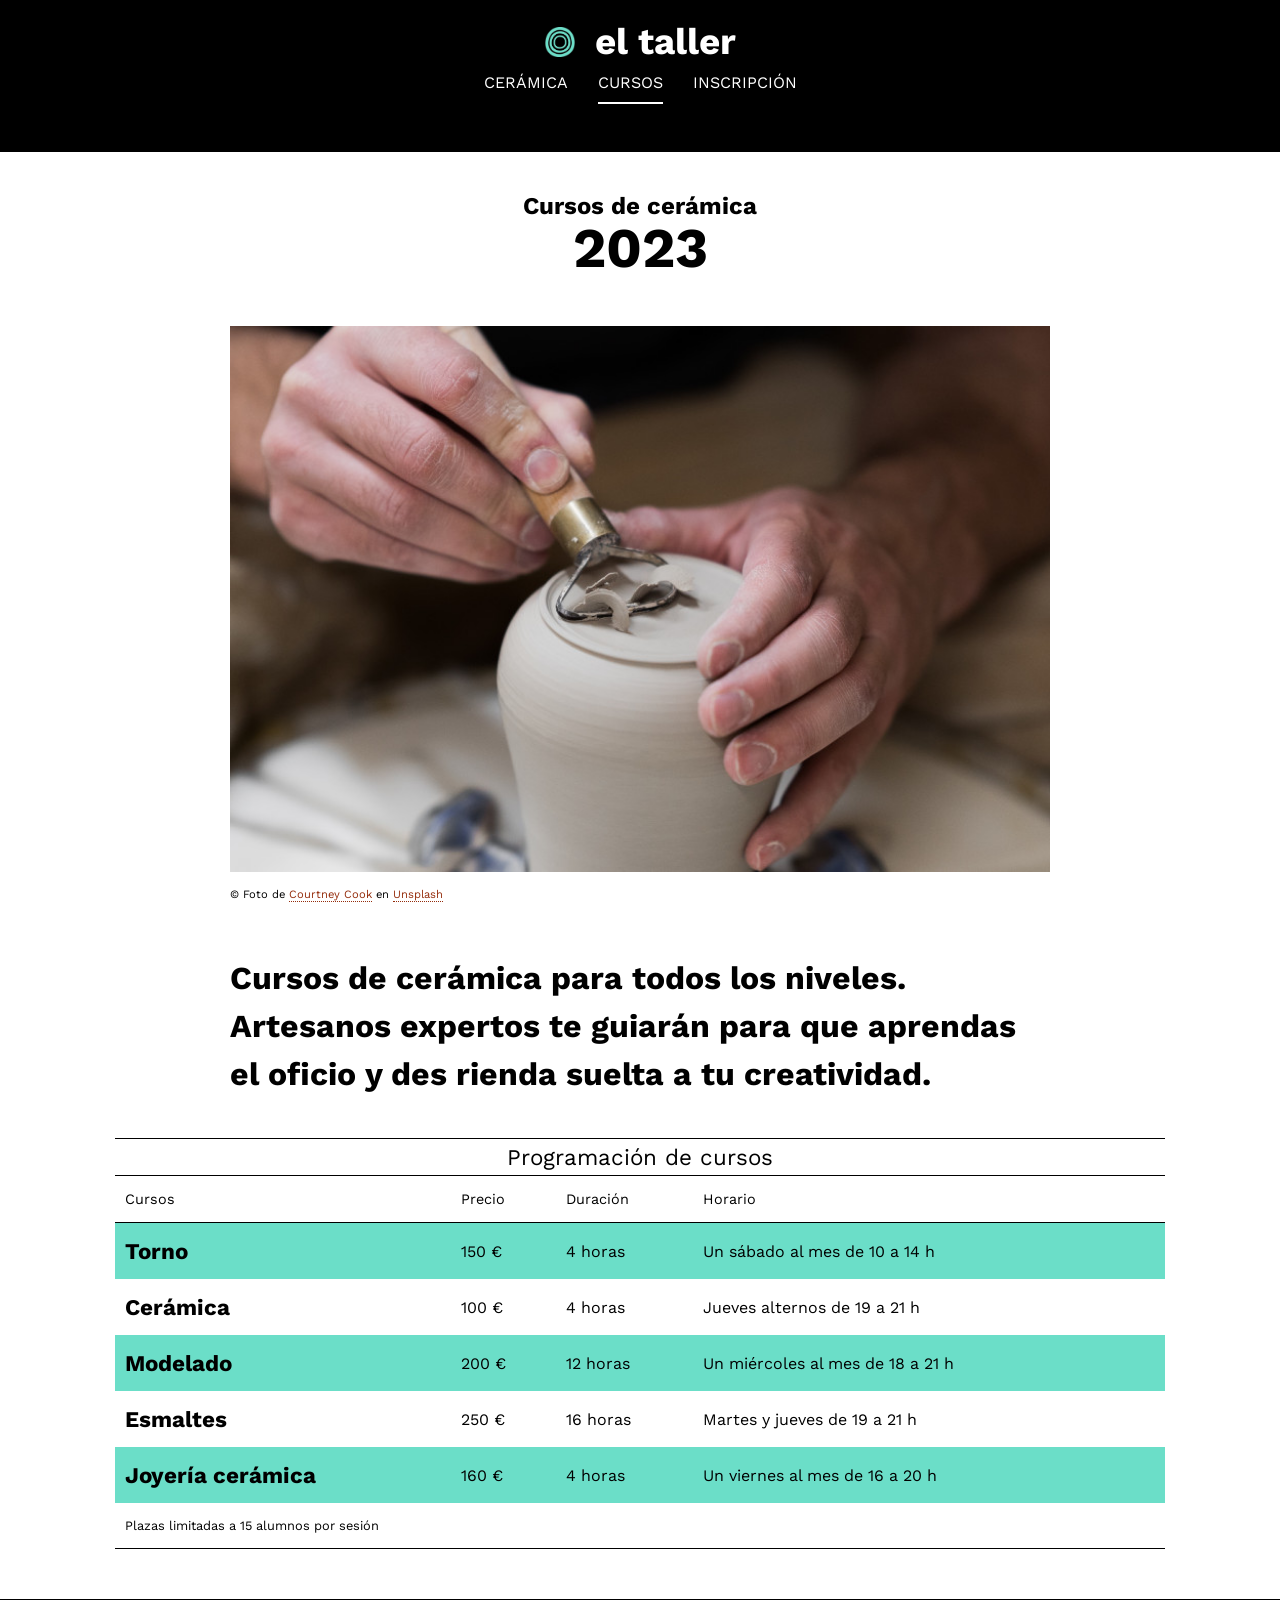
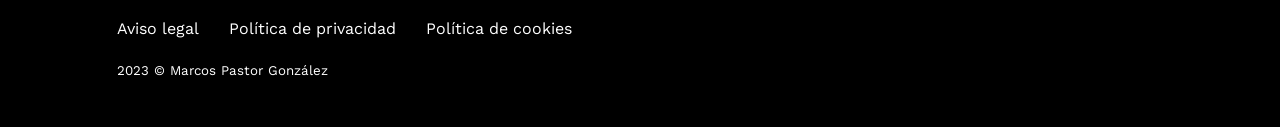
<file: practica-2/cursos.html>
<!doctype html>
<html lang="es">
	<head>
		<meta charset="UTF-8" />
		<meta name="viewport" content="width=device-width, initial-scale=1.0" />
		<title>Cursos de cerámica · El taller</title>
		<link rel="preconnect" href="https://fonts.googleapis.com" />
		<link rel="preconnect" href="https://fonts.gstatic.com" crossorigin />
		<link
			href="https://fonts.googleapis.com/css2?family=Work+Sans:ital,wght@0,400;0,700;1,400;1,700&display=swap"
			rel="stylesheet"
		/>
		<link rel="icon" href="img/favicon-32x32.png" />
		<link rel="stylesheet" href="css/estilos.css" />
	</head>

	<body>
		<div class="pagina">
			<!-- CABECERA -->
			<header class="cabecera">
				<a href="index.html" class="cabecera__logo">
					<img
						src="img/isologo-taller.png"
						alt=""
						class="cabecera__isologo"
					/>el taller
				</a>

				<nav class="menu">
					<ul class="menu__lista">
						<li>
							<a href="que-es-la-ceramica.html" class="menu__enlace"
								>CERÁMICA</a
							>
						</li>
						<li>
							<strong class="menu__activo">CURSOS</strong>
						</li>
						<li>
							<a href="inscripcion-cursos.html" class="menu__enlace"
								>INSCRIPCIÓN</a
							>
						</li>
					</ul>
				</nav>
			</header>

			<!-- CONTENIDO PRINCIPAL -->
			<main class="cursos">
				<!-- TÍTULO, FOTO Y TEXTO -->
				<section class="presentacion">
					<h1 class="presentacion__titulo">Cursos de cerámica</h1>
					<time datetime="2023" class="presentacion__anio">2023</time>

					<figure class="foto">
						<img
							src="img/cursos-ceramica.jpg"
							alt="Cursos cerámica"
							class="foto__imagen"
						/>
						<figcaption class="foto__pie">
							&copy; Foto de
							<a
								href="https://unsplash.com/es/@courtneymcook"
								class="enlace-texto"
								>Courtney Cook</a
							>
							en
							<a
								href="https://unsplash.com/es/fotos/jZLozXwxgbo"
								class="enlace-texto"
								>Unsplash</a
							>
						</figcaption>
					</figure>

					<p class="presentacion__texto">
						Cursos de cerámica para todos los niveles. Artesanos
						expertos te guiarán para que aprendas el oficio y des
						rienda suelta a tu creatividad.
					</p>
				</section>

				<!-- TABLA DE CURSOS -->
				<table class="tabla">
					<caption class="tabla__titulo">
						Programación de cursos
					</caption>

					<thead>
						<tr class="tabla__encabezado">
							<th scope="col" class="tabla__columna">Cursos</th>
							<th scope="col" class="tabla__columna">Precio</th>
							<th scope="col" class="tabla__columna">Duración</th>
							<th scope="col" class="tabla__columna">Horario</th>
						</tr>
					</thead>

					<tbody>
						<tr class="tabla__fila">
							<th scope="row" class="tabla__curso">
								<strong>Torno</strong>
							</th>
							<td class="tabla__dato">150 €</td>
							<td class="tabla__dato">4 horas</td>
							<td class="tabla__dato">
								Un sábado al mes de 10 a 14 h
							</td>
						</tr>

						<tr class="tabla__fila">
							<th scope="row" class="tabla__curso">
								<strong>Cerámica</strong>
							</th>
							<td class="tabla__dato">100 €</td>
							<td class="tabla__dato">4 horas</td>
							<td class="tabla__dato">
								Jueves alternos de 19 a 21 h
							</td>
						</tr>

						<tr class="tabla__fila">
							<th scope="row" class="tabla__curso">
								<strong>Modelado</strong>
							</th>
							<td class="tabla__dato">200 €</td>
							<td class="tabla__dato">12 horas</td>
							<td class="tabla__dato">
								Un miércoles al mes de 18 a 21 h
							</td>
						</tr>

						<tr class="tabla__fila">
							<th scope="row" class="tabla__curso">
								<strong>Esmaltes</strong>
							</th>
							<td class="tabla__dato">250 €</td>
							<td class="tabla__dato">16 horas</td>
							<td class="tabla__dato">
								Martes y jueves de 19 a 21 h
							</td>
						</tr>

						<tr class="tabla__fila">
							<th scope="row" class="tabla__curso">
								<strong>Joyería cerámica</strong>
							</th>
							<td class="tabla__dato">160 €</td>
							<td class="tabla__dato">4 horas</td>
							<td class="tabla__dato">
								Un viernes al mes de 16 a 20 h
							</td>
						</tr>
					</tbody>

					<tfoot>
						<tr class="tabla__pie">
							<td colspan="4" class="tabla__nota">
								Plazas limitadas a 15 alumnos por sesión
							</td>
						</tr>
					</tfoot>
				</table>
			</main>

			<!-- FOOTER -->
			<footer class="pie">
				<nav class="pie__navegacion">
					<ul class="pie__lista">
						<li>
							<a href="#" class="pie__enlace">Aviso legal</a>
						</li>
						<li>
							<a href="#" class="pie__enlace"
								>Política de privacidad</a
							>
						</li>
						<li>
							<a href="#" class="pie__enlace"
								>Política de cookies</a
							>
						</li>
					</ul>
				</nav>

				<p class="pie__texto">
					<small>2023 &copy; Marcos Pastor González</small>
				</p>
			</footer>
		</div>
	</body>
</html>
</file>
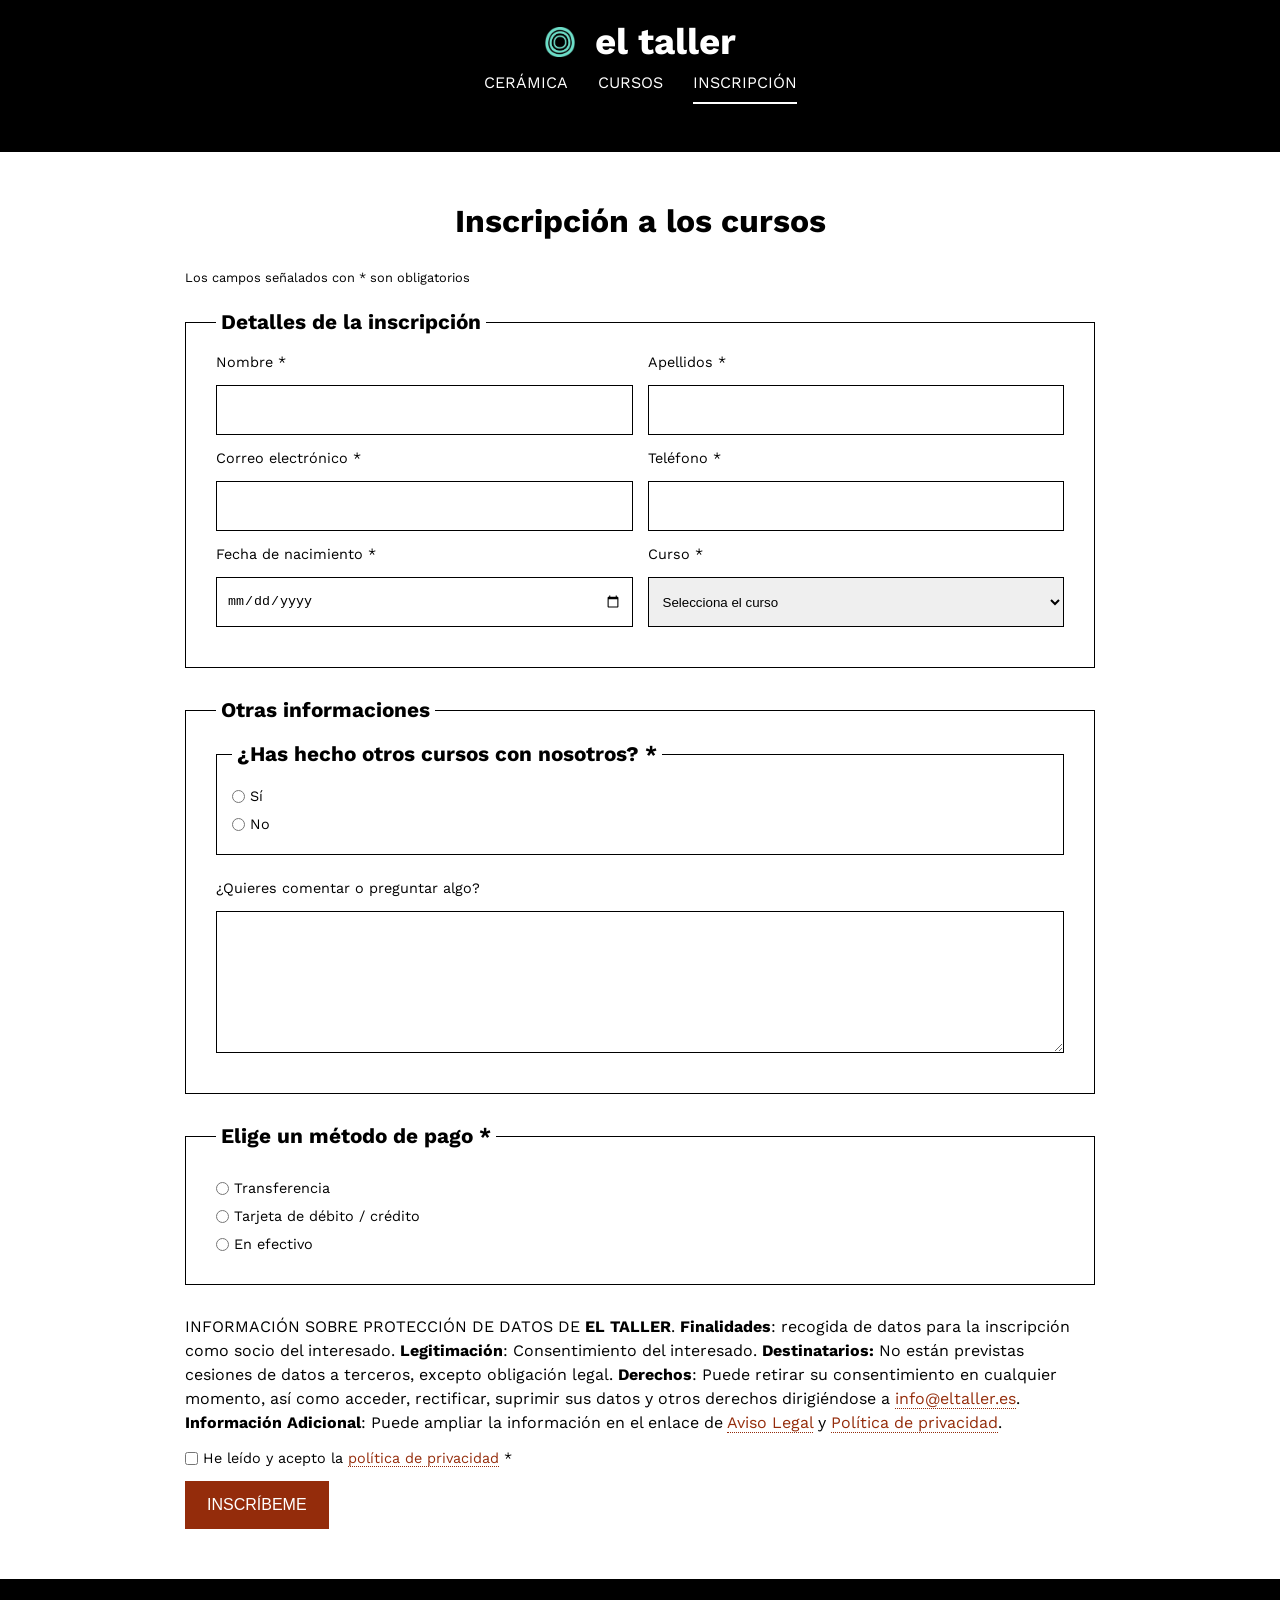
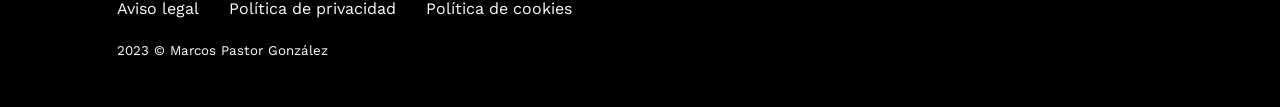
<file: practica-2/inscripcion-cursos.html>
<!doctype html>
<html lang="es">
	<head>
		<meta charset="UTF-8" />
		<meta name="viewport" content="width=device-width, initial-scale=1.0" />
		<title>Inscripción a los cursos · El taller</title>
		<link rel="preconnect" href="https://fonts.googleapis.com" />
		<link rel="preconnect" href="https://fonts.gstatic.com" crossorigin />
		<link
			href="https://fonts.googleapis.com/css2?family=Work+Sans:ital,wght@0,400;0,700;1,400;1,700&display=swap"
			rel="stylesheet"
		/>
		<link rel="icon" href="img/favicon-32x32.png" />
		<link rel="stylesheet" href="css/estilos.css" />
	</head>

	<body>
		<div class="pagina">
			<!-- CABECERA -->
			<header class="cabecera">
				<a href="index.html" class="cabecera__logo">
					<img
						src="img/isologo-taller.png"
						alt=""
						class="cabecera__isologo"
					/>el taller
				</a>

				<nav class="menu">
					<ul class="menu__lista">
						<li>
							<a
								href="que-es-la-ceramica.html"
								class="menu__enlace"
								>CERÁMICA</a
							>
						</li>
						<li>
							<a href="cursos.html" class="menu__enlace"
								>CURSOS</a
							>
						</li>
						<li>
							<strong class="menu__activo">INSCRIPCIÓN</strong>
						</li>
					</ul>
				</nav>
			</header>

			<!-- CONTENIDO PRINCIPAL -->
			<main class="inscripcion">
				<h1 class="inscripcion__titulo">Inscripción a los cursos</h1>

				<p class="inscripcion__aviso">
					Los campos señalados con * son obligatorios
				</p>

				<form action="#" method="post" class="formulario">
					<!-- DETALLES DE LA INSCRIPCIÓN -->
					<fieldset class="formulario__grupo">
						<legend class="formulario__leyenda">
							Detalles de la inscripción
						</legend>

						<div class="formulario__campos">
							<div class="formulario__campo">
								<label for="nombre">Nombre *</label>
								<input
									type="text"
									id="nombre"
									name="nombre"
									pattern="[A-Za-zÀ-ÖØ-öø-ÿ' \-]+"
									minlength="2"
									maxlength="64"
									title="Solo letras, apóstrofes o guiones (de 2 a 64 caracteres)"
									class="formulario__entrada"
									required
								/>
							</div>

							<div class="formulario__campo">
								<label for="apellidos">Apellidos *</label>
								<input
									type="text"
									id="apellidos"
									name="apellidos"
									pattern="[A-Za-zÀ-ÖØ-öø-ÿ' \-]+"
									minlength="2"
									maxlength="128"
									title="Solo letras, apóstrofes o guiones (de 2 a 128 caracteres)"
									class="formulario__entrada"
									required
								/>
							</div>

							<div class="formulario__campo">
								<label for="correo">Correo electrónico *</label>
								<input
									type="email"
									id="correo"
									name="correo"
									class="formulario__entrada"
									required
								/>
							</div>

							<div class="formulario__campo">
								<label for="telefono">Teléfono *</label>
								<input
									type="tel"
									id="telefono"
									name="telefono"
									class="formulario__entrada"
									required
								/>
							</div>

							<div class="formulario__campo">
								<label for="fecha">Fecha de nacimiento *</label>
								<input
									type="date"
									id="fecha"
									name="fecha"
									class="formulario__entrada"
									required
								/>
							</div>

							<div class="formulario__campo">
								<label for="curso">Curso *</label>
								<select
									id="curso"
									name="curso"
									class="formulario__entrada"
									required
								>
									<option value="" disabled selected>
										Selecciona el curso
									</option>
									<option value="torno">Torno</option>
									<option value="ceramica">Cerámica</option>
									<option value="modelado">Modelado</option>
									<option value="esmaltes">Esmaltes</option>
									<option value="joyeria">
										Joyería cerámica
									</option>
								</select>
							</div>
						</div>
					</fieldset>

					<!-- OTRAS INFORMACIONES -->
					<fieldset class="formulario__grupo">
						<legend class="formulario__leyenda">
							Otras informaciones
						</legend>

						<fieldset
							class="formulario__grupo formulario__grupo--interior"
						>
							<legend class="formulario__leyenda">
								¿Has hecho otros cursos con nosotros? *
							</legend>

							<div class="formulario__opcion">
								<input
									type="radio"
									id="otros-cursos-si"
									name="otros-cursos"
									value="si"
									required
								/>
								<label for="otros-cursos-si">Sí</label>
							</div>

							<div class="formulario__opcion">
								<input
									type="radio"
									id="otros-cursos-no"
									name="otros-cursos"
									value="no"
								/>
								<label for="otros-cursos-no">No</label>
							</div>
						</fieldset>

						<div class="formulario__campo">
							<label for="comentarios"
								>¿Quieres comentar o preguntar algo?</label
							>
							<textarea
								id="comentarios"
								name="comentarios"
								rows="8"
								class="formulario__texto"
							></textarea>
						</div>
					</fieldset>

					<!-- MÉTODO DE PAGO -->
					<fieldset class="formulario__grupo">
						<legend class="formulario__leyenda">
							Elige un método de pago *
						</legend>

						<div class="formulario__opcion">
							<input
								type="radio"
								id="pago-transferencia"
								name="pago"
								value="transferencia"
								required
							/>
							<label for="pago-transferencia"
								>Transferencia</label
							>
						</div>

						<div class="formulario__opcion">
							<input
								type="radio"
								id="pago-tarjeta"
								name="pago"
								value="tarjeta"
							/>
							<label for="pago-tarjeta"
								>Tarjeta de débito / crédito</label
							>
						</div>

						<div class="formulario__opcion">
							<input
								type="radio"
								id="pago-efectivo"
								name="pago"
								value="efectivo"
							/>
							<label for="pago-efectivo">En efectivo</label>
						</div>
					</fieldset>

					<!-- PROTECCIÓN DE DATOS -->
					<p class="proteccion-datos">
						INFORMACIÓN SOBRE PROTECCIÓN DE DATOS DE
						<strong>EL TALLER</strong>.
						<strong>Finalidades</strong>: recogida de datos para la
						inscripción como socio del interesado.
						<strong>Legitimación</strong>: Consentimiento del
						interesado. <strong>Destinatarios:</strong> No están
						previstas cesiones de datos a terceros, excepto
						obligación legal. <strong>Derechos</strong>: Puede
						retirar su consentimiento en cualquier momento, así como
						acceder, rectificar, suprimir sus datos y otros derechos
						dirigiéndose a
						<a href="mailto:info@eltaller.es" class="enlace-texto"
							>info@eltaller.es</a
						>. <strong>Información Adicional</strong>: Puede ampliar
						la información en el enlace de
						<a href="#" class="enlace-texto">Aviso Legal</a> y
						<a href="#" class="enlace-texto"
							>Política de privacidad</a
						>.
					</p>

					<div class="aceptar-politica">
						<input
							type="checkbox"
							id="politica"
							name="politica"
							required
						/>
						<label for="politica"
							>He leído y acepto la
							<a href="#" class="enlace-texto"
								>política de privacidad</a
							>
							*</label
						>
					</div>

					<button type="submit" class="boton">INSCRÍBEME</button>
				</form>
			</main>

			<!-- FOOTER -->
			<footer class="pie">
				<nav class="pie__navegacion">
					<ul class="pie__lista">
						<li>
							<a href="#" class="pie__enlace">Aviso legal</a>
						</li>
						<li>
							<a href="#" class="pie__enlace"
								>Política de privacidad</a
							>
						</li>
						<li>
							<a href="#" class="pie__enlace"
								>Política de cookies</a
							>
						</li>
					</ul>
				</nav>

				<p class="pie__texto">
					<small>2023 &copy; Marcos Pastor González</small>
				</p>
			</footer>
		</div>
	</body>
</html>
</file>
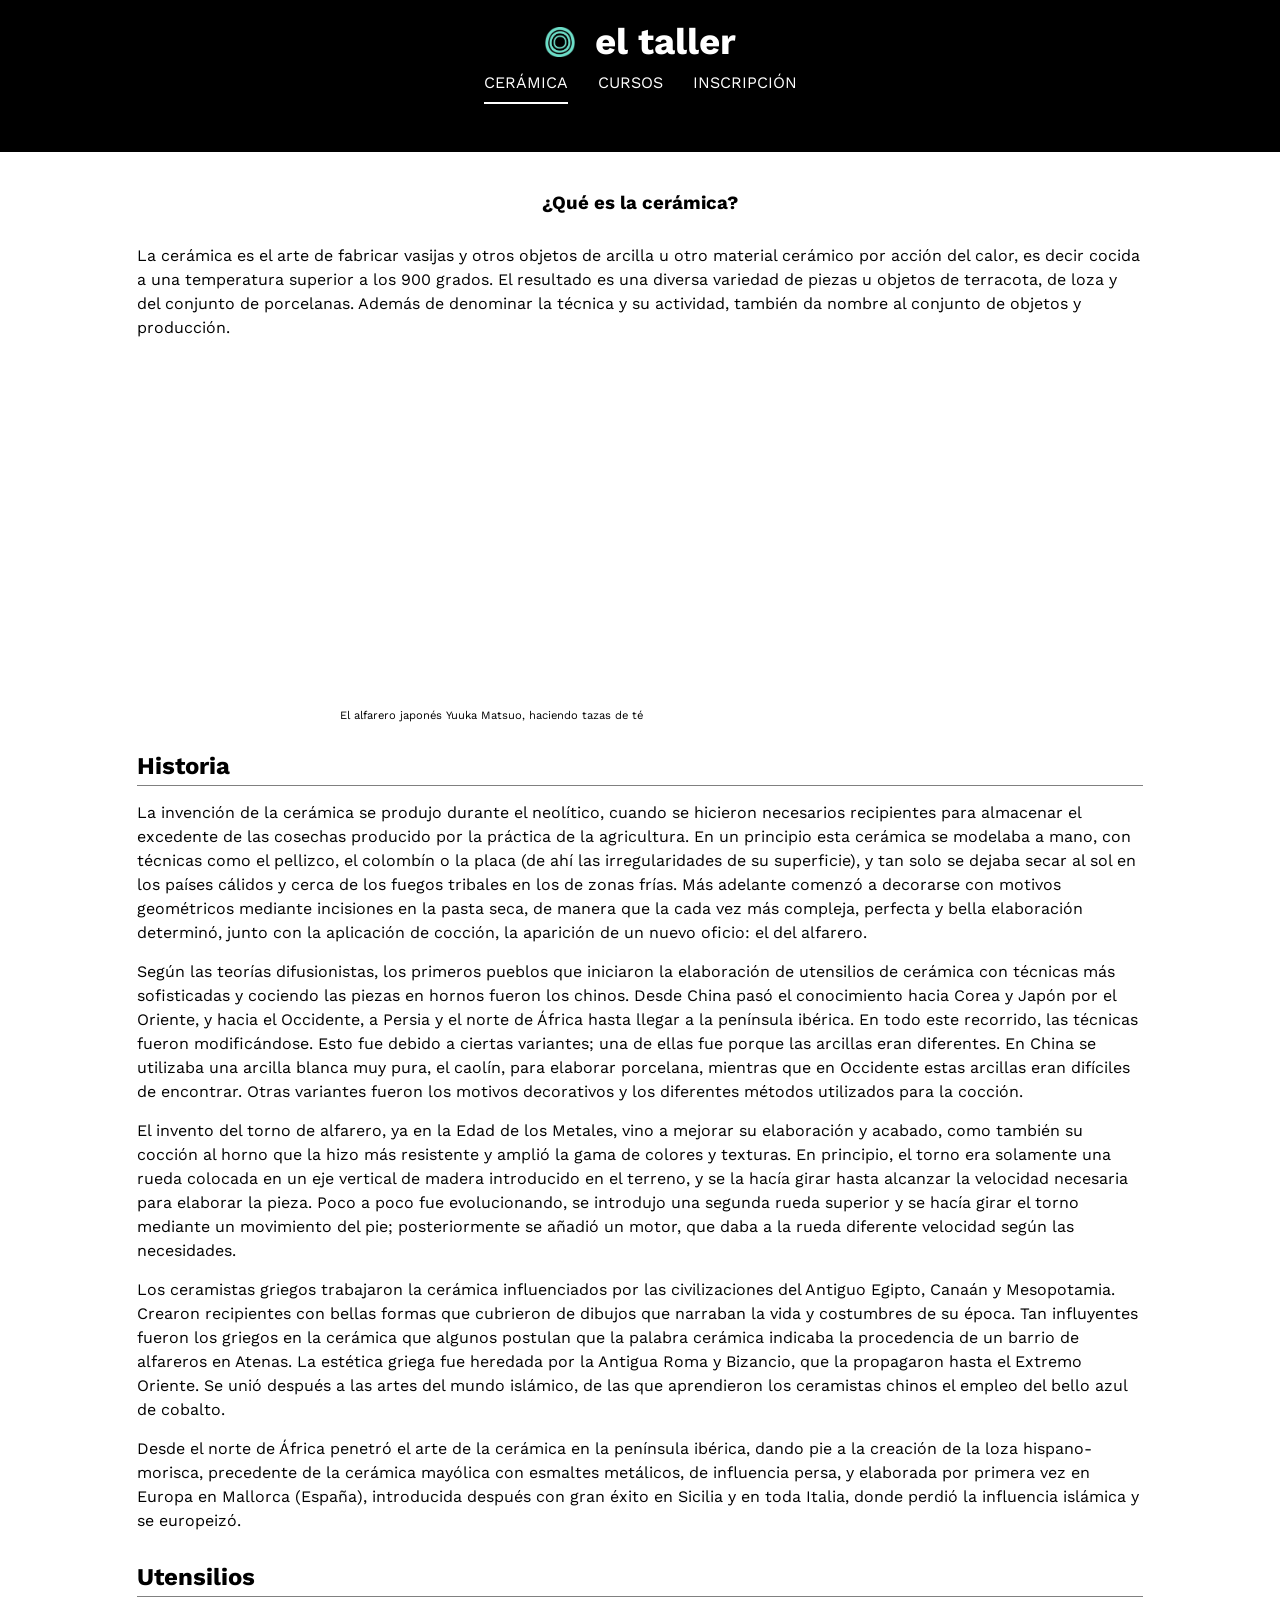
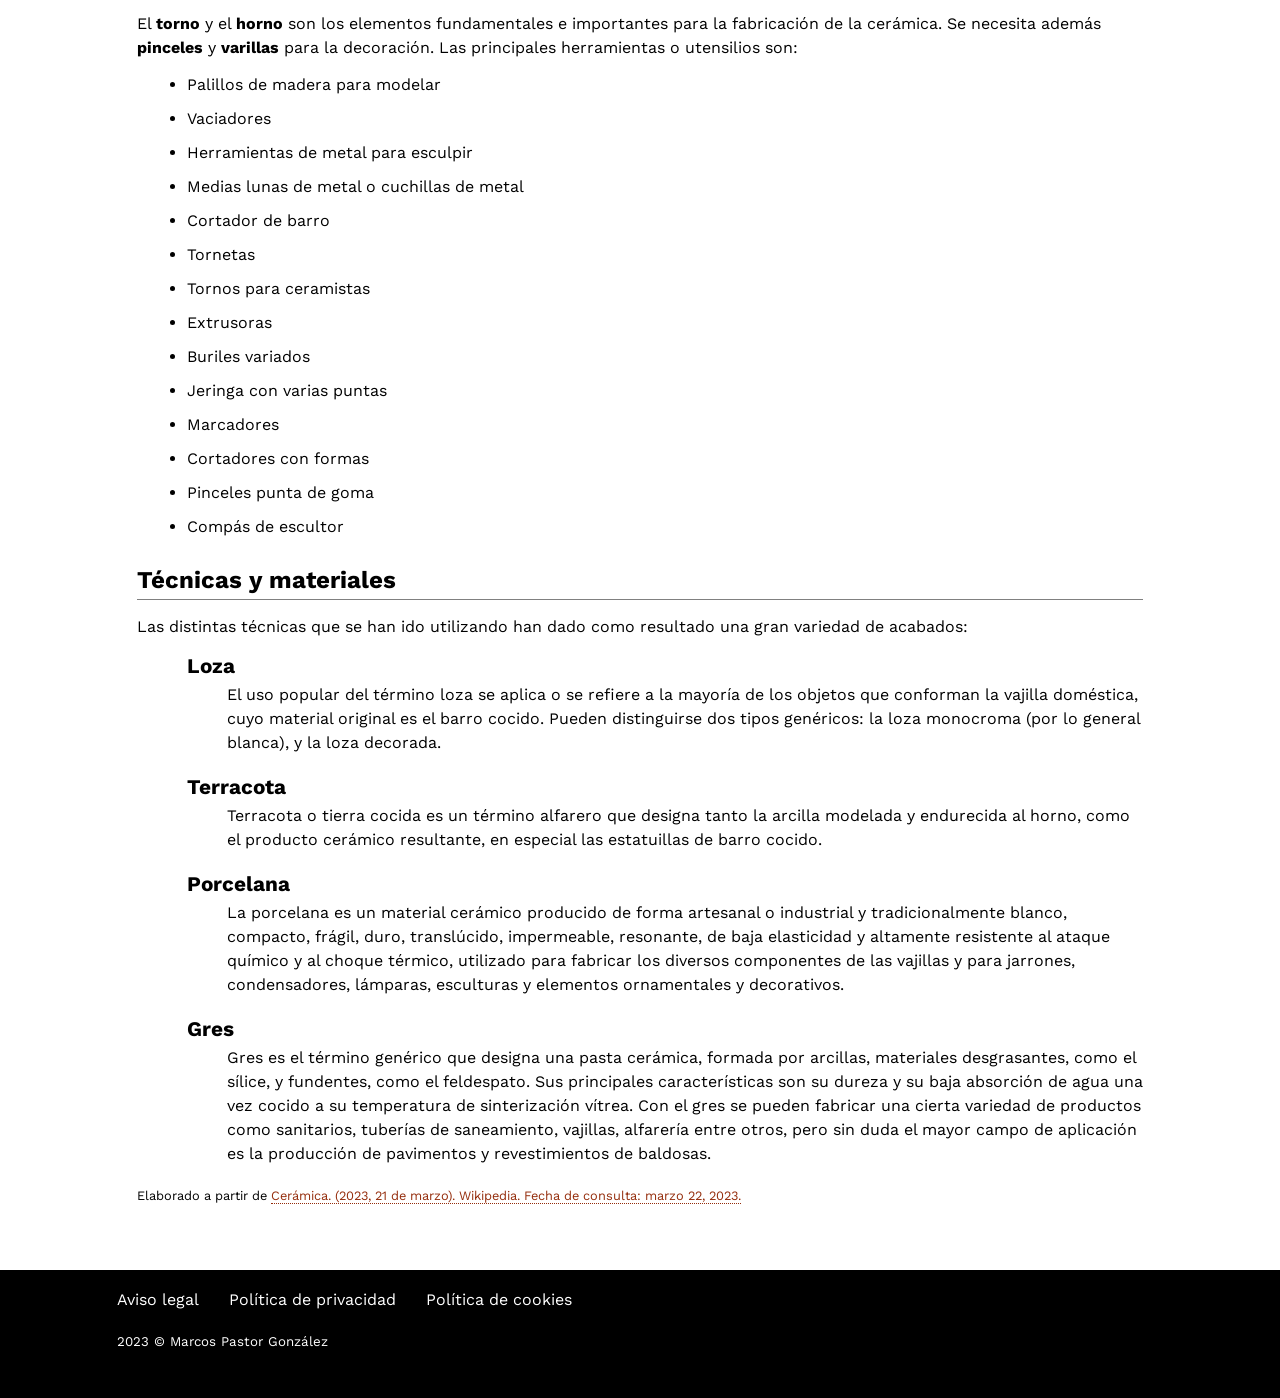
<file: practica-2/que-es-la-ceramica.html>
<!doctype html>
<html lang="es">
	<head>
		<meta charset="UTF-8" />
		<meta name="viewport" content="width=device-width, initial-scale=1.0" />
		<title>Qué es la cerámica · El taller</title>
		<link rel="preconnect" href="https://fonts.googleapis.com" />
		<link rel="preconnect" href="https://fonts.gstatic.com" crossorigin />
		<link
			href="https://fonts.googleapis.com/css2?family=Work+Sans:ital,wght@0,400;0,700;1,400;1,700&display=swap"
			rel="stylesheet"
		/>
		<link rel="icon" href="img/favicon-32x32.png" />
		<link rel="stylesheet" href="css/estilos.css" />
	</head>

	<body>
		<div class="pagina">
			<!-- CABECERA -->
			<header class="cabecera">
				<a href="index.html" class="cabecera__logo">
					<img
						src="img/isologo-taller.png"
						alt=""
						class="cabecera__isologo"
					/>el taller
				</a>

				<nav class="menu">
					<ul class="menu__lista">
						<li>
							<strong class="menu__activo">CERÁMICA</strong>
						</li>
						<li>
							<a href="cursos.html" class="menu__enlace">CURSOS</a>
						</li>
						<li>
							<a href="inscripcion-cursos.html" class="menu__enlace"
								>INSCRIPCIÓN</a
							>
						</li>
					</ul>
				</nav>
			</header>

			<!-- CONTENIDO PRINCIPAL -->
			<main class="ceramica">
				<article>
					<!-- EXPLICACIÓN -->
					<section>
						<h1 class="ceramica__titulo">¿Qué es la cerámica?</h1>
						<p class="parrafo">
							La cerámica es el arte de fabricar vasijas y otros
							objetos de arcilla u otro material cerámico por
							acción del calor, es decir cocida a una temperatura
							superior a los 900 grados. El resultado es una
							diversa variedad de piezas u objetos de terracota,
							de loza y del conjunto de porcelanas. Además de
							denominar la técnica y su actividad, también da
							nombre al conjunto de objetos y producción.
						</p>
					</section>

					<!-- VÍDEO -->
					<figure class="video">
						<iframe
								class="video__reproductor"
							src="https://www.youtube.com/embed/teqrk5vitto"
							title="El alfarero japonés Yuuka Matsuo, haciendo tazas de té"
							allow="
								accelerometer;
								autoplay;
								clipboard-write;
								encrypted-media;
								gyroscope;
								picture-in-picture;
								web-share;
							"
							allowfullscreen
						></iframe>

						<figcaption class="video__pie">
							El alfarero japonés Yuuka Matsuo, haciendo tazas de
							té
						</figcaption>
					</figure>

					<!-- HISTORIA -->
					<section>
						<h2 class="titulo-seccion">Historia</h2>
						<p class="parrafo">
							La invención de la cerámica se produjo durante el
							neolítico, cuando se hicieron necesarios recipientes
							para almacenar el excedente de las cosechas
							producido por la práctica de la agricultura. En un
							principio esta cerámica se modelaba a mano, con
							técnicas como el pellizco, el colombín o la placa
							(de ahí las irregularidades de su superficie), y tan
							solo se dejaba secar al sol en los países cálidos y
							cerca de los fuegos tribales en los de zonas frías.
							Más adelante comenzó a decorarse con motivos
							geométricos mediante incisiones en la pasta seca, de
							manera que la cada vez más compleja, perfecta y
							bella elaboración determinó, junto con la aplicación
							de cocción, la aparición de un nuevo oficio: el del
							alfarero.
						</p>

						<p class="parrafo">
							Según las teorías difusionistas, los primeros
							pueblos que iniciaron la elaboración de utensilios
							de cerámica con técnicas más sofisticadas y cociendo
							las piezas en hornos fueron los chinos. Desde China
							pasó el conocimiento hacia Corea y Japón por el
							Oriente, y hacia el Occidente, a Persia y el norte
							de África hasta llegar a la península ibérica. En
							todo este recorrido, las técnicas fueron
							modificándose. Esto fue debido a ciertas variantes;
							una de ellas fue porque las arcillas eran
							diferentes. En China se utilizaba una arcilla blanca
							muy pura, el caolín, para elaborar porcelana,
							mientras que en Occidente estas arcillas eran
							difíciles de encontrar. Otras variantes fueron los
							motivos decorativos y los diferentes métodos
							utilizados para la cocción.
						</p>

						<p class="parrafo">
							El invento del torno de alfarero, ya en la Edad de
							los Metales, vino a mejorar su elaboración y
							acabado, como también su cocción al horno que la
							hizo más resistente y amplió la gama de colores y
							texturas. En principio, el torno era solamente una
							rueda colocada en un eje vertical de madera
							introducido en el terreno, y se la hacía girar hasta
							alcanzar la velocidad necesaria para elaborar la
							pieza. Poco a poco fue evolucionando, se introdujo
							una segunda rueda superior y se hacía girar el torno
							mediante un movimiento del pie; posteriormente se
							añadió un motor, que daba a la rueda diferente
							velocidad según las necesidades.
						</p>

						<p class="parrafo">
							Los ceramistas griegos trabajaron la cerámica
							influenciados por las civilizaciones del Antiguo
							Egipto, Canaán y Mesopotamia. Crearon recipientes
							con bellas formas que cubrieron de dibujos que
							narraban la vida y costumbres de su época. Tan
							influyentes fueron los griegos en la cerámica que
							algunos postulan que la palabra cerámica indicaba la
							procedencia de un barrio de alfareros en Atenas. La
							estética griega fue heredada por la Antigua Roma y
							Bizancio, que la propagaron hasta el Extremo
							Oriente. Se unió después a las artes del mundo
							islámico, de las que aprendieron los ceramistas
							chinos el empleo del bello azul de cobalto.
						</p>

						<p class="parrafo">
							Desde el norte de África penetró el arte de la
							cerámica en la península ibérica, dando pie a la
							creación de la loza hispano-morisca, precedente de
							la cerámica mayólica con esmaltes metálicos, de
							influencia persa, y elaborada por primera vez en
							Europa en Mallorca (España), introducida después con
							gran éxito en Sicilia y en toda Italia, donde perdió
							la influencia islámica y se europeizó.
						</p>
					</section>

					<!-- UTENSILIOS -->
					<section class="utensilios">
						<h2 class="titulo-seccion">Utensilios</h2>
						<p class="parrafo">
							El <strong>torno</strong> y el
							<strong>horno</strong> son los elementos
							fundamentales e importantes para la fabricación de
							la cerámica. Se necesita además
							<strong>pinceles</strong> y
							<strong>varillas</strong> para la decoración. Las
							principales herramientas o utensilios son:
						</p>
						<ul class="utensilios__lista">
							<li class="utensilios__elemento">Palillos de madera para modelar</li>
							<li class="utensilios__elemento">Vaciadores</li>
							<li class="utensilios__elemento">Herramientas de metal para esculpir</li>
							<li class="utensilios__elemento">Medias lunas de metal o cuchillas de metal</li>
							<li class="utensilios__elemento">Cortador de barro</li>
							<li class="utensilios__elemento">Tornetas</li>
							<li class="utensilios__elemento">Tornos para ceramistas</li>
							<li class="utensilios__elemento">Extrusoras</li>
							<li class="utensilios__elemento">Buriles variados</li>
							<li class="utensilios__elemento">Jeringa con varias puntas</li>
							<li class="utensilios__elemento">Marcadores</li>
							<li class="utensilios__elemento">Cortadores con formas</li>
							<li class="utensilios__elemento">Pinceles punta de goma</li>
							<li class="utensilios__elemento">Compás de escultor</li>
						</ul>
					</section>

					<!-- TÉCNICAS Y MATERIALES -->
					<section class="tecnicas">
						<h2 class="titulo-seccion">Técnicas y materiales</h2>
						<p class="parrafo">
							Las distintas técnicas que se han ido utilizando han
							dado como resultado una gran variedad de acabados:
						</p>

						<dl class="tecnicas__lista">
							<dt class="tecnicas__termino">Loza</dt>
							<dd class="tecnicas__definicion">
								El uso popular del término loza se aplica o se
								refiere a la mayoría de los objetos que
								conforman la vajilla doméstica, cuyo material
								original es el barro cocido. Pueden distinguirse
								dos tipos genéricos: la loza monocroma (por lo
								general blanca), y la loza decorada.
							</dd>

							<dt class="tecnicas__termino">Terracota</dt>
							<dd class="tecnicas__definicion">
								Terracota o tierra cocida es un término alfarero
								que designa tanto la arcilla modelada y
								endurecida al horno, como el producto cerámico
								resultante, en especial las estatuillas de barro
								cocido.
							</dd>

							<dt class="tecnicas__termino">Porcelana</dt>
							<dd class="tecnicas__definicion">
								La porcelana es un material cerámico producido
								de forma artesanal o industrial y
								tradicionalmente blanco, compacto, frágil, duro,
								translúcido, impermeable, resonante, de baja
								elasticidad y altamente resistente al ataque
								químico y al choque térmico, utilizado para
								fabricar los diversos componentes de las
								vajillas y para jarrones, condensadores,
								lámparas, esculturas y elementos ornamentales y
								decorativos.
							</dd>

							<dt class="tecnicas__termino">Gres</dt>
							<dd class="tecnicas__definicion">
								Gres es el término genérico que designa una
								pasta cerámica, formada por arcillas, materiales
								desgrasantes, como el sílice, y fundentes, como
								el feldespato. Sus principales características
								son su dureza y su baja absorción de agua una
								vez cocido a su temperatura de sinterización
								vítrea. Con el gres se pueden fabricar una
								cierta variedad de productos como sanitarios,
								tuberías de saneamiento, vajillas, alfarería
								entre otros, pero sin duda el mayor campo de
								aplicación es la producción de pavimentos y
								revestimientos de baldosas.
							</dd>
						</dl>

						<p class="parrafo tecnicas__nota">
							Elaborado a partir de
							<a class="enlace-texto"
								href="https://es.wikipedia.org/w/index.php?title=Cer%C3%A1mica&oldid=150039390"
								>Cerámica. (2023, 21 de marzo). Wikipedia. Fecha
								de consulta: marzo 22, 2023.</a
							>
						</p>
					</section>
				</article>
			</main>

			<!-- FOOTER -->
			<footer class="pie">
				<nav class="pie__navegacion">
					<ul class="pie__lista">
						<li>
							<a href="#" class="pie__enlace">Aviso legal</a>
						</li>
						<li>
							<a href="#" class="pie__enlace"
								>Política de privacidad</a
							>
						</li>
						<li>
							<a href="#" class="pie__enlace"
								>Política de cookies</a
							>
						</li>
					</ul>
				</nav>

				<p class="pie__texto">
					<small>2023 &copy; Marcos Pastor González</small>
				</p>
			</footer>
		</div>
	</body>
</html>
</file>
<file: practica-1/css/estilos.css>
/* VARIABLES */

:root {
	--color-texto: rgb(0, 0, 25);
	--color-texto-claro: rgba(0, 0, 25, 0.5);
	--color-acento: rgb(240, 93, 80);
	--color-acento-claro: rgba(240, 93, 80, 0.5);
	--color-blanco: rgb(255, 255, 255);
	--fuente-sans: Helvetica, Arial, sans-serif;
	--fuente-serif: Georgia, "Times New Roman", Times, serif;
}

/* BASE */

* {
	margin: 0;
	padding: 0;
	box-sizing: border-box;
}

body {
	font-family: var(--fuente-sans);
	color: var(--color-texto);
}

.container {
	width: 95%;
	max-width: 1140px;
	margin: 0 auto;
}

.enlace {
	color: var(--color-acento);
	text-decoration: none;
}

.enlace:hover {
	color: var(--color-acento-claro);
}

.titulo-obra {
	font-family: var(--fuente-serif);
	font-style: italic;
}

/* CABECERA DEL SITIO */

.cabecera {
	text-align: center;
	margin: 20px 0 30px;
}

.cabecera__titulo {
	font-family: var(--fuente-serif);
	font-size: 3.5rem;
}

.cabecera__enlace {
	color: var(--color-acento);
	text-decoration: none;
}

.cabecera__enlace:hover {
	color: var(--color-acento-claro);
}

/* MENÚ DE NAVEGACIÓN */

.menu__lista {
	list-style: none;
	text-align: center;
}

.menu__item {
	margin: 4px 0;
}

.menu__enlace {
	color: var(--color-texto);
	text-decoration: none;
}

.menu__enlace:hover {
	color: var(--color-texto-claro);
}

.menu__enlace--activo {
	font-weight: 700;
	font-style: italic;
}

/* CABECERA DEL ARTÍCULO (común a las tres páginas) */

.cabecera-articulo {
	text-align: center;
	margin: 70px 0 40px;
}

.cabecera-articulo__titulo {
	font-size: 2.35em;
	margin-bottom: 20px;
}

.cabecera-articulo__intro {
	max-width: 700px;
	margin: 0 auto;
	line-height: 1.7;
}

.cabecera-articulo__autor {
	font-style: normal;
	font-size: 1.5em;
	margin: 25px 0 15px;
}

.cabecera-articulo__fecha {
	font-size: 0.7em;
	text-transform: uppercase;
}

.cabecera-articulo__fechas {
	font-size: 1.2em;
	margin-bottom: 20px;
}

.cabecera-articulo__subtitulo {
	font-size: 0.8em;
	text-transform: uppercase;
}

/* PÁGINA INDEX */

.imagen {
	text-align: center;
	margin-top: 40px;
}

.imagen__foto {
	display: block;
	width: 100%;
	height: auto;
}

.imagen__pie {
	font-size: 0.7em;
	margin: 20px 0 40px;
}

.articulo__destacado {
	max-width: 675px;
	font-size: 1.1em;
	font-weight: bold;
	line-height: 1.5;
}

.articulo__titulo {
	margin-top: 30px;
}

.articulo__parrafo {
	margin-top: 30px;
	line-height: 1.5;
}

.articulo__creditos {
	font-family: var(--fuente-serif);
	font-style: italic;
	margin: 50px 0 100px;
}

.video {
	margin-top: 50px;
	text-align: center;
}

.video__marco {
	border: none;
	max-width: 100%;
}

.video__pie {
	margin-top: 20px;
	font-size: 0.7em;
}

.cita-destacada {
	margin: 20px 110px 0 50px;
}

.cita-destacada__texto {
	font-family: var(--fuente-serif);
	font-size: 1.2em;
	line-height: 1.5;
}

.cita-destacada__homero {
	font-style: italic;
	quotes: "«" "»";
}

.cita-destacada__autor {
	font-family: var(--fuente-serif);
	font-style: italic;
	font-size: 0.95em;
	margin-top: 10px;
}

/* PÁGINA LISTADO */

.idiomas {
	max-width: 620px;
	margin: 0 auto;
	padding-left: 40px;
	color: var(--color-texto-claro);
}

.idiomas__item {
	list-style-image: url(../img/idioma.png);
}

.idiomas__nombre {
	font-size: 1.5em;
	font-weight: bold;
}

.premiados {
	list-style: square;
	padding-left: 40px;
}

.premiados__item {
	margin: 20px 0;
}

.premiados__anyo {
	font-size: 1.5em;
	font-weight: bold;
}

.premiados__autor {
	font-size: 1.2em;
}

/* PÁGINA MOTIVACIÓN */

.premios__autor {
	font-size: 1.4em;
	font-weight: bold;
	margin-bottom: 20px;
}

.premios__motivacion {
	padding-left: 30px;
	margin-bottom: 30px;
	line-height: 1.7;
}

.premios__anyo {
	color: var(--color-texto-claro);
	font-size: 1.3em;
	font-weight: bold;
}

.premios__cita {
	font-family: var(--fuente-serif);
	font-style: italic;
	quotes: "«" "»";
}

/* FUENTE CONSULTADA (listado y motivación) */

.fuente {
	text-align: center;
	margin: 40px 0 100px;
}

/* PIE DE PÁGINA */

.pie {
	background-color: var(--color-texto);
	color: var(--color-blanco);
	text-align: center;
	padding: 80px 0;
}

.pie__texto--credito {
	margin-top: 15px;
	font-size: 0.75em;
	font-weight: bold;
}

.pie__enlace {
	color: var(--color-blanco);
	text-decoration: none;
}

.pie__enlace:hover {
	color: var(--color-acento);
}
</file>
<file: practica-2/css/estilos.css>
/*
---------------------------------
GENERAL
---------------------------------
*/
* {
	margin: 0;
	padding: 0;
	box-sizing: border-box;
}

:root {
	--negro: #000000;
	--turquesa: #6bdec8;
	--rojo: #942c0b;
	--blanco: #ffffff;
}

/* CONTENEDOR DE TODAS LAS PÁGINAS */
.pagina {
	display: flex;
	flex-direction: column;
	min-height: 100vh;
	font-family: "Work Sans", sans-serif;
	color: var(--negro);
}

.pagina--inicio {
	background-image: url(../img/home-hero.jpg);
	background-size: cover;
	background-position: center top;
	background-repeat: no-repeat;
}

/* TEXTO */
.parrafo {
	line-height: 1.5;
	margin-top: 15px;
	margin-bottom: 15px;
}

.titulo-seccion {
	border-bottom: 1px solid grey;
	margin-top: 30px;
	padding-bottom: 5px;
}

.enlace-texto {
	color: var(--rojo);
	border-bottom: 1px dotted var(--rojo);
	text-decoration: none;
}

.enlace-texto:hover {
	border-bottom: 1px solid var(--rojo);
}

/*
---------------------------------
INDEX.HTML
---------------------------------
*/

/* MENÚ */
.menu-inicio__lista {
	display: flex;
	list-style: none;
	gap: 30px;
	font-size: 1.2rem;
	padding-top: 50px;
	justify-content: center;
}

.menu-inicio__enlace {
	color: var(--blanco);
	text-decoration: none;
}

.menu-inicio__enlace:hover {
	color: var(--turquesa);
}

/* PARTE CENTRAL */
.inicio {
	display: flex;
	flex-direction: column;
	flex: 1;
	justify-content: center;
	align-items: center;
	padding-bottom: 100px;
}

.inicio__titulo,
.inicio__lema {
	color: var(--blanco);
}

.inicio__titulo {
	font-size: 6.5rem;
	letter-spacing: -7px;
}

.inicio__lema {
	font-size: 2rem;
	letter-spacing: 6px;
}

/* FOOTER */
.pie-inicio {
	display: flex;
	flex-direction: column;
	justify-content: center;
	align-items: center;
	color: var(--blanco);
}

.pie-inicio__lista {
	display: flex;
	list-style: none;
	gap: 30px;
	font-size: 1.2rem;
	margin-bottom: 30px;
}

.pie-inicio__texto {
	margin-bottom: 10px;
}

.pie-inicio__texto:last-of-type {
	padding-bottom: 20px;
}

/*
---------------------------------
CABECERA Y PIE DE LAS PÁGINAS INTERIORES
---------------------------------
*/

/* CABECERA */
.cabecera {
	background-color: var(--negro);
	padding-bottom: 60px;
}

.cabecera__logo {
	display: flex;
	justify-content: center;
	align-items: center;
	margin-top: 20px;
	color: var(--blanco);
	text-decoration: none;
	font-size: 2.3rem;
	font-weight: bold;
}

.cabecera__isologo {
	width: 30px;
	height: 30px;
	margin-right: 20px;
}

/* MENÚ */
.menu__lista {
	display: flex;
	justify-content: center;
	list-style: none;
	gap: 30px;
	margin-top: 10px;
}

.menu__enlace {
	color: var(--blanco);
	text-decoration: none;
}

.menu__enlace:hover {
	color: var(--turquesa);
}

.menu__activo {
	color: var(--blanco);
	font-weight: normal;
	border-bottom: 2px solid var(--blanco);
	padding-bottom: 10px;
}

/* FOOTER */
.pie {
	background-color: var(--negro);
	color: var(--blanco);
	margin-top: 50px;
	padding: 20px 30px 30px;
}

.pie__navegacion,
.pie__texto {
	width: 100%;
	max-width: 1046px;
	margin-left: auto;
	margin-right: auto;
}

.pie__lista {
	display: flex;
	list-style: none;
	gap: 30px;
	margin-bottom: 20px;
}

.pie__texto {
	line-height: 1.5;
	margin-top: 15px;
	margin-bottom: 15px;
}

/* enlaces del pie (index y páginas interiores) */
.pie__enlace,
.pie-inicio__enlace {
	color: var(--blanco);
	text-decoration: none;
}

.pie__enlace:hover,
.pie-inicio__enlace:hover {
	color: var(--turquesa);
}

/*
---------------------------------
QUE-ES-LA-CERAMICA.HTML
---------------------------------
*/

/* EXPLICACIÓN */
.ceramica {
	width: 100%;
	max-width: 1046px;
	margin: 0 auto;
	padding: 0 20px;
}

.ceramica__titulo {
	text-align: center;
	padding-top: 40px;
	margin-bottom: 30px;
}

/* VÍDEO */
.video {
	max-width: 600px;
	margin: 0 auto;
}

.video__reproductor {
	width: 100%;
	aspect-ratio: 600 / 350;
	border: 0;
}

.video__pie {
	font-size: 0.7rem;
}

/* UTENSILIOS */
.utensilios__lista {
	padding-left: 50px;
}

.utensilios__elemento {
	margin-bottom: 15px;
}

/* TÉCNICAS Y MATERIALES */
.tecnicas__lista {
	padding-left: 50px;
}

.tecnicas__termino {
	font-weight: bold;
	font-size: 1.3rem;
}

.tecnicas__definicion {
	padding-left: 40px;
	margin-top: 5px;
	margin-bottom: 20px;
	line-height: 1.5;
}

.tecnicas__nota {
	font-size: 0.8rem;
}

/*
---------------------------------
CURSOS.HTML
---------------------------------
*/

/* CONTENIDO */
.cursos {
	width: 100%;
	max-width: 1050px;
	margin: 0 auto;
}

/* TÍTULO, FOTO Y TEXTO */
.presentacion {
	width: 100%;
	max-width: 820px;
	margin: 0 auto 40px;
	text-align: center;
}

.presentacion__titulo {
	margin-top: 40px;
}

.presentacion__anio {
	display: block;
	font-size: 3.5rem;
	font-weight: bold;
	line-height: 1;
	margin-bottom: 50px;
}

.presentacion__texto {
	font-size: 2rem;
	font-weight: bold;
	margin-top: 50px;
	line-height: 1.5;
	text-align: left;
}

/* FOTO */
.foto__imagen {
	display: block;
	width: 100%;
	height: auto;
}

.foto__pie {
	font-size: 0.7rem;
	line-height: 1.5;
	text-align: left;
	margin-top: 15px;
	margin-bottom: 15px;
}

/* TABLA */
.tabla {
	width: 100%;
	max-width: 1050px;
	margin: 0 auto;
	border-collapse: collapse;
}

.tabla__titulo {
	border-top: 1px solid var(--negro);
	border-bottom: 1px solid var(--negro);
	font-size: 1.4rem;
	text-align: center;
	padding: 5px 10px;
}

.tabla__encabezado {
	border-bottom: 1px solid var(--negro);
}

.tabla__columna,
.tabla__curso,
.tabla__dato,
.tabla__nota {
	padding: 15px 10px;
	text-align: left;
}

.tabla__columna {
	font-size: 0.9rem;
	font-weight: normal;
}

.tabla__columna:nth-child(1) {
	width: 32%;
}

.tabla__columna:nth-child(2) {
	width: 10%;
}

.tabla__columna:nth-child(3) {
	width: 13%;
}

.tabla__curso {
	font-size: 1.4rem;
	font-weight: normal;
}

/* filas de color: Torno, Modelado y Joyería */
.tabla__fila:nth-child(odd) {
	background-color: var(--turquesa);
}

.tabla__pie {
	border-bottom: 1px solid var(--negro);
}

.tabla__nota {
	font-size: 0.8rem;
}

/*
---------------------------------
INSCRIPCION-CURSOS.HTML
---------------------------------
*/

/* CONTENIDO */
.inscripcion {
	width: 100%;
	max-width: 950px;
	margin: 0 auto;
	padding: 0 20px;
}

.inscripcion__titulo {
	text-align: center;
	margin-top: 50px;
	margin-bottom: 30px;
}

.inscripcion__aviso {
	font-size: 0.8rem;
	margin-bottom: 25px;
}

/* GRUPOS DE CAMPOS */
.formulario__grupo {
	border: 1px solid var(--negro);
	padding: 20px 30px;
	margin-bottom: 30px;
}

.formulario__grupo--interior {
	padding: 10px 15px;
	margin-bottom: 25px;
}

.formulario__leyenda {
	font-weight: bold;
	font-size: 1.3rem;
	padding: 0 5px;
}

/* CAMPOS */
.formulario__campos {
	display: flex;
	flex-wrap: wrap;
	gap: 15px;
	padding-bottom: 20px;
}

.formulario__campo {
	flex: 1 1 300px;
	display: flex;
	flex-direction: column;
	gap: 15px;
	font-size: 0.9rem;
}

.formulario__entrada {
	height: 50px;
	padding: 0 10px;
	border: 1px solid var(--negro);
}

.formulario__texto {
	padding: 10px;
	border: 1px solid var(--negro);
	margin-bottom: 20px;
}

.formulario__opcion {
	display: flex;
	align-items: center;
	gap: 5px;
	margin: 12px 0;
	font-size: 0.9rem;
}

/* PROTECCIÓN DE DATOS Y ENVÍO */
.proteccion-datos {
	line-height: 1.5;
	margin-bottom: 15px;
}

.aceptar-politica {
	display: flex;
	align-items: center;
	gap: 5px;
	margin-bottom: 15px;
	font-size: 0.9rem;
}

.boton {
	background-color: var(--rojo);
	color: var(--blanco);
	border: 0;
	padding: 15px 22px;
	font-size: 1rem;
}
</file>
